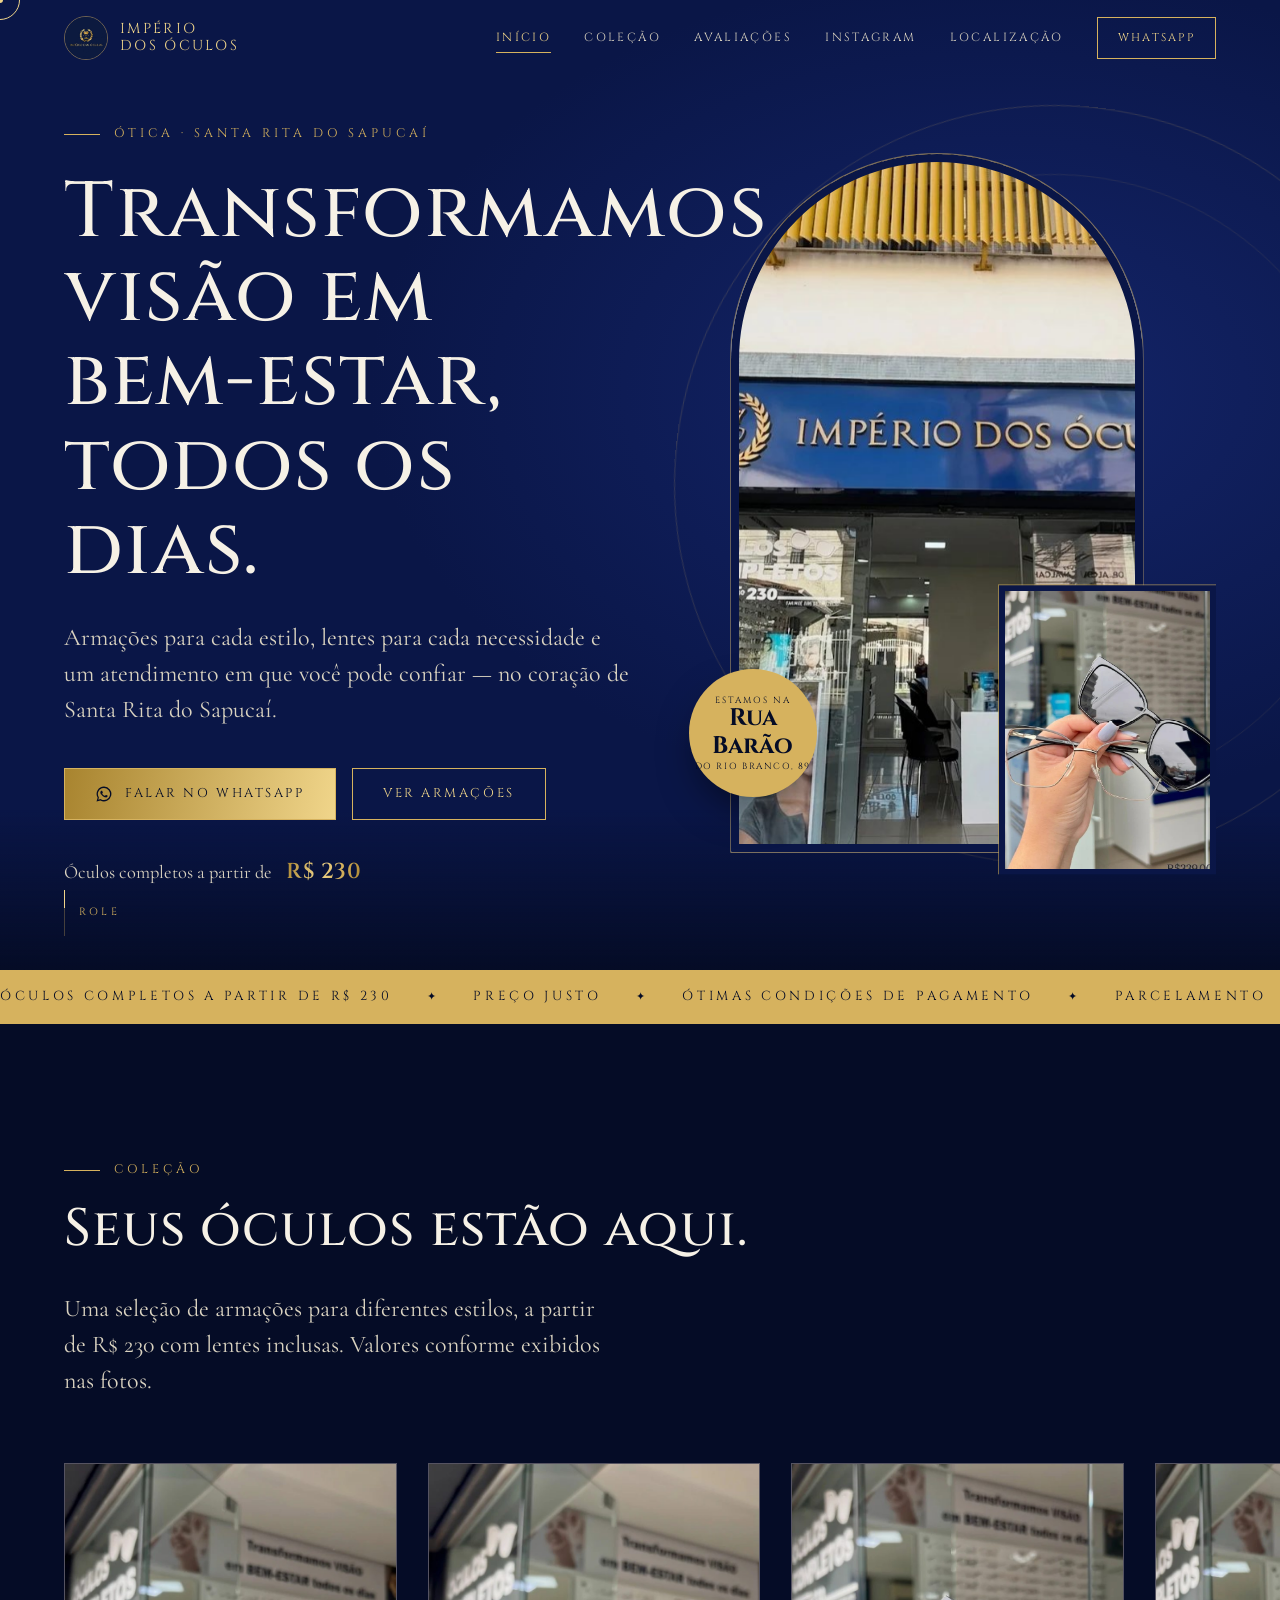
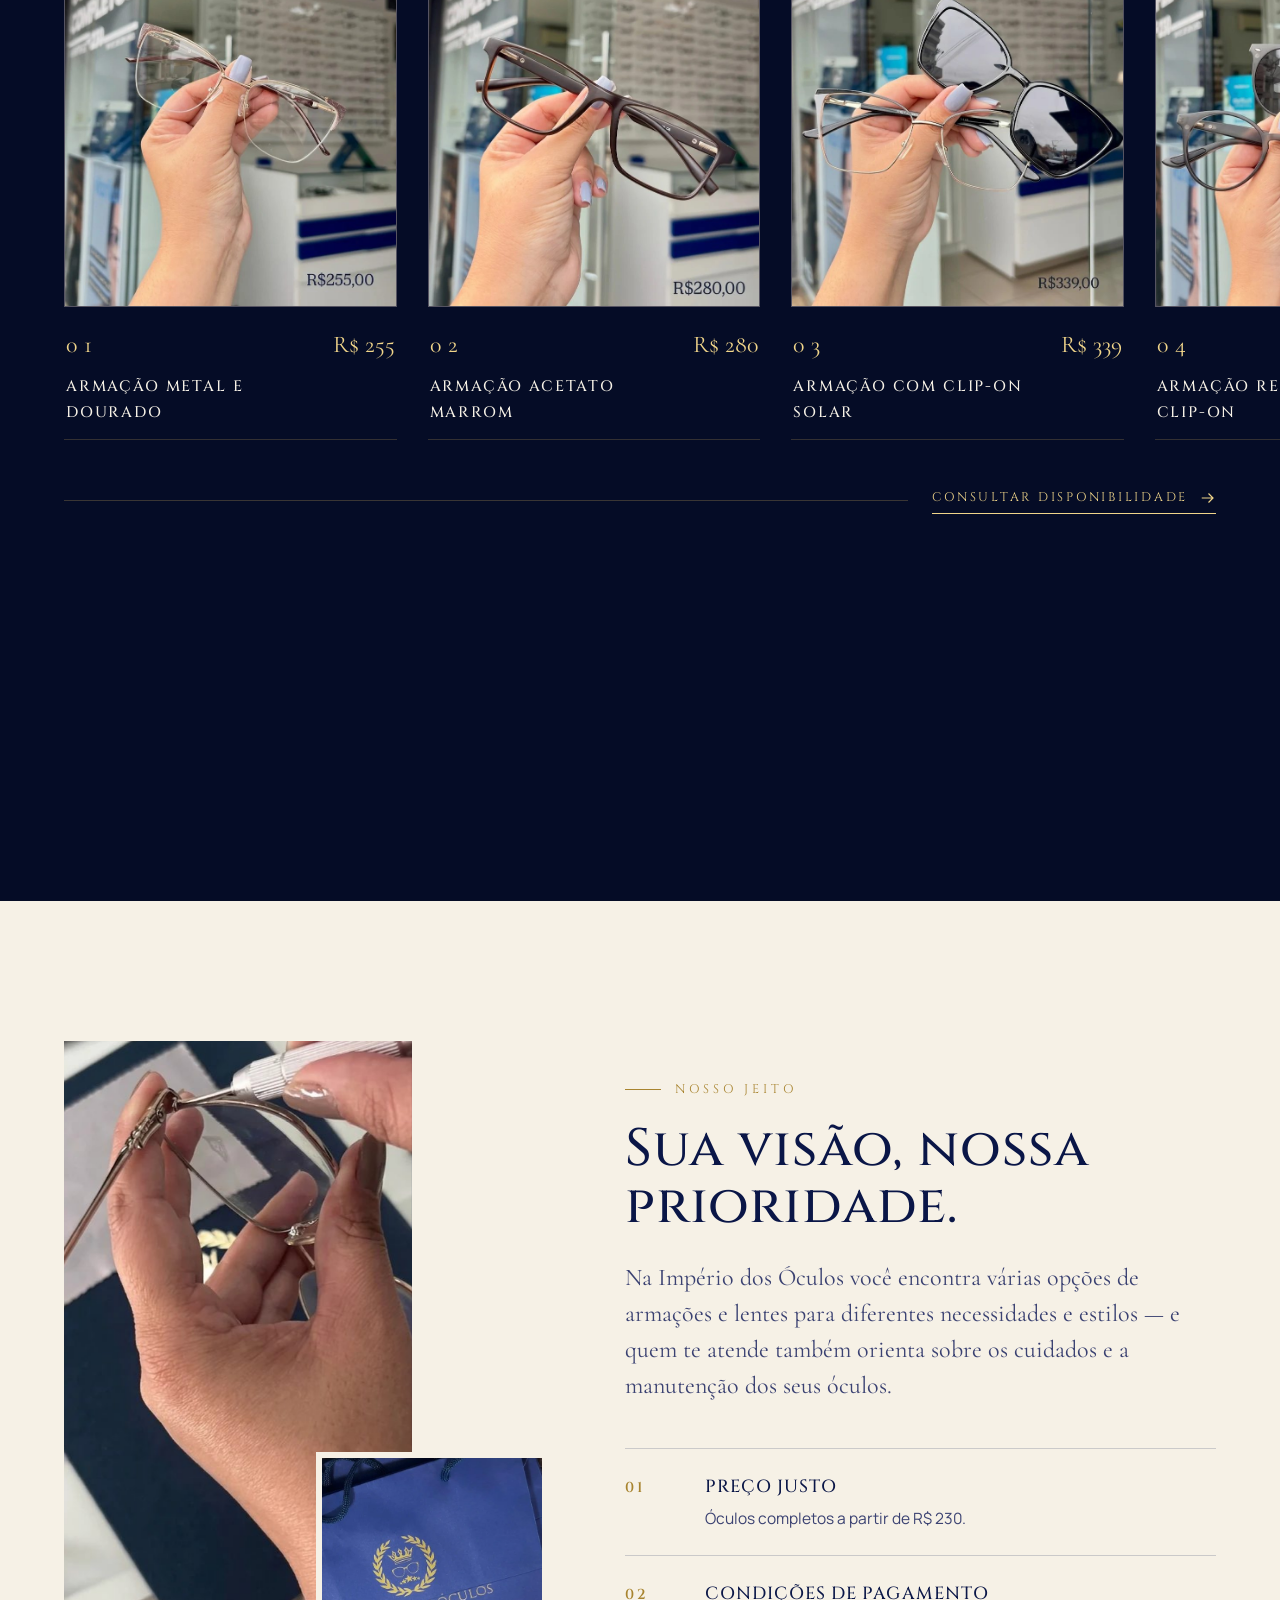
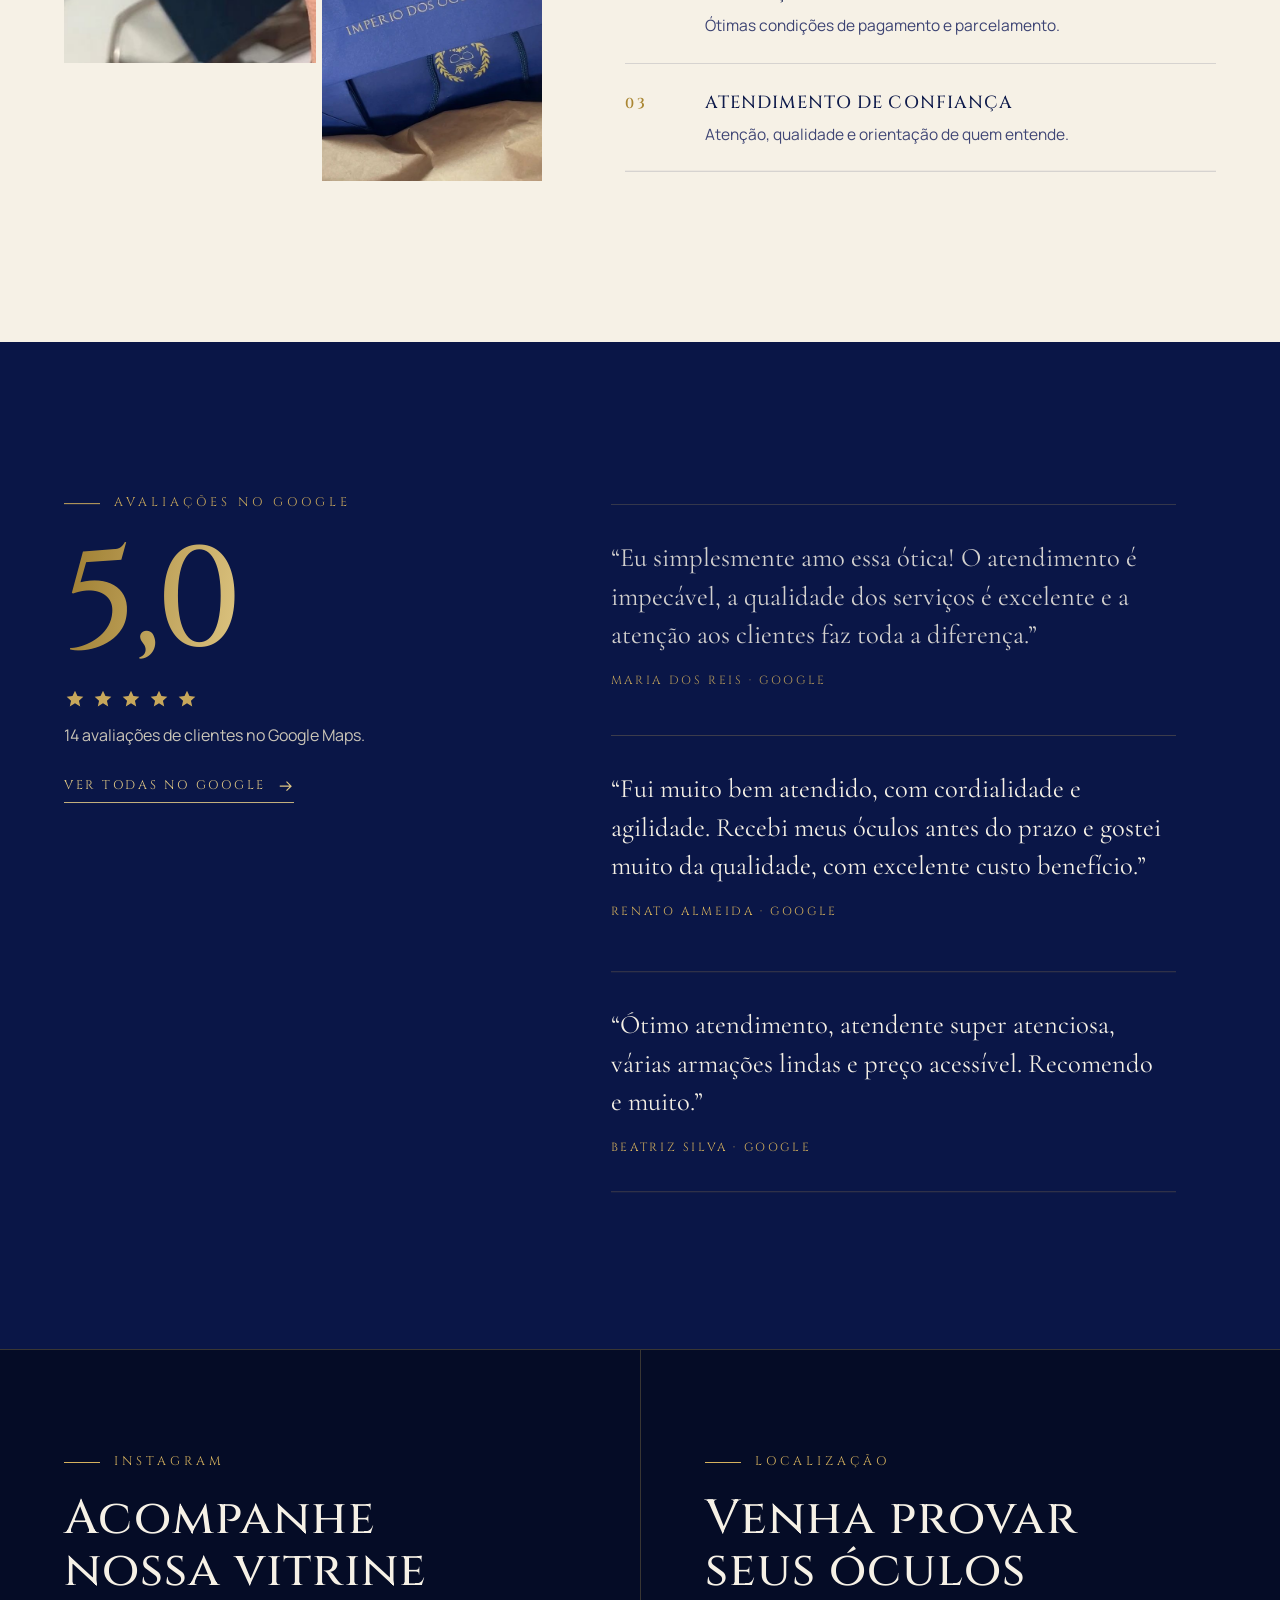
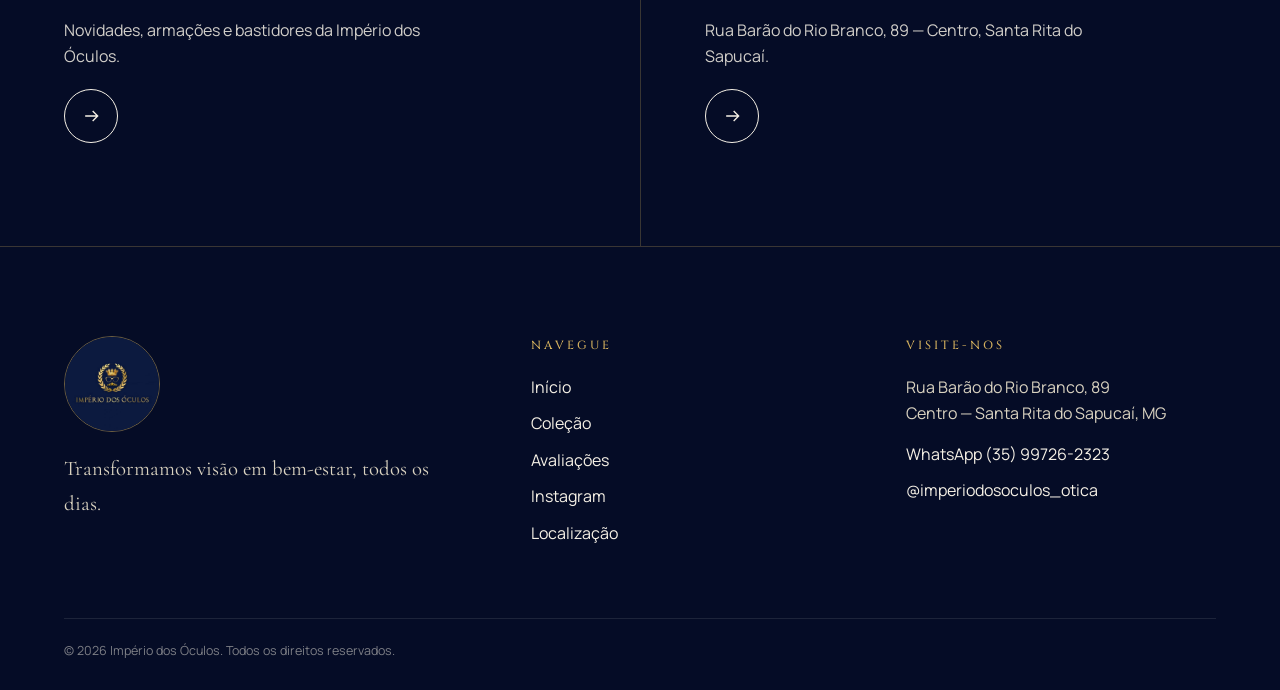
<file: index.html>
<!doctype html>
<html lang="pt-BR">
<head>
<meta charset="utf-8">
<meta name="viewport" content="width=device-width, initial-scale=1, viewport-fit=cover">
<title>Império dos Óculos | Ótica em Santa Rita do Sapucaí – MG</title>
<meta name="description" content="Império dos Óculos: óculos completos a partir de R$ 230, preço justo, parcelamento e atendimento de confiança em Santa Rita do Sapucaí – MG.">
<meta name="theme-color" content="#0a1647">
<meta property="og:title" content="Império dos Óculos | Ótica em Santa Rita do Sapucaí – MG">
<meta property="og:description" content="Império dos Óculos: óculos completos a partir de R$ 230, preço justo, parcelamento e atendimento de confiança em Santa Rita do Sapucaí – MG.">
<meta property="og:type" content="website">
<meta property="og:image" content="assets/fachada.jpg">
<link rel="icon" href="assets/logo.jpg">
<link rel="preconnect" href="https://fonts.googleapis.com">
<link rel="preconnect" href="https://fonts.gstatic.com" crossorigin>
<link href="https://fonts.googleapis.com/css2?family=Cinzel:wght@400;500;600;700&family=Cormorant+Garamond:ital,wght@0,400;0,500;0,600;1,400&family=Manrope:wght@400;500;600;700&display=swap" rel="stylesheet">
<link rel="stylesheet" href="css/style.css">
<script>document.documentElement.classList.add("js")</script>
</head>
<body data-page="home">
<a class="skip-link" href="#conteudo">Pular para o conteúdo</a>
<div class="progress" aria-hidden="true"></div>
<div class="cursor" aria-hidden="true"><span></span></div>
<div class="cursor-dot" aria-hidden="true"></div>

<header class="header">
  <a class="header__brand" href="index.html" aria-label="Império dos Óculos — página inicial">
    <img src="assets/logo.jpg" alt="Logo Império dos Óculos" width="44" height="44">
    <span>Império<br>dos Óculos</span>
  </a>
  <button class="menu-toggle" aria-expanded="false" aria-controls="nav" aria-label="Abrir menu"><span></span><span></span></button>
  <nav class="nav" id="nav" aria-label="Principal">
    <a href="index.html" aria-current="page">Início</a>
    <a href="index.html#colecao">Coleção</a>
    <a href="index.html#avaliacoes">Avaliações</a>
    <a href="instagram.html">Instagram</a>
    <a href="localizacao.html">Localização</a>
    <a class="btn" href="https://wa.me/5535997262323?text=Ol%C3%A1!%20Vim%20pelo%20site%20da%20Imp%C3%A9rio%20dos%20%C3%93culos." target="_blank" rel="noopener" data-magnetic>WhatsApp</a>
  </nav>
</header>

<main id="conteudo">

<section class="hero" aria-labelledby="hero-title">
  <div class="hero__ring" aria-hidden="true"></div>
  <div class="hero__content">
    <span class="eyebrow" data-hero-fade>Ótica · Santa Rita do Sapucaí</span>
    <h1 class="display hero__title" id="hero-title" data-split>Transformamos visão em bem-estar, todos os dias.</h1>
    <p class="lead hero__lead" data-hero-fade>Armações para cada estilo, lentes para cada necessidade e um atendimento em que você pode confiar — no coração de Santa Rita do Sapucaí.</p>
    <div class="hero__actions" data-hero-fade>
      <a class="btn btn--solid" href="https://wa.me/5535997262323?text=Ol%C3%A1!%20Vim%20pelo%20site%20da%20Imp%C3%A9rio%20dos%20%C3%93culos." target="_blank" rel="noopener" data-magnetic><svg viewBox="0 0 24 24" fill="currentColor" aria-hidden="true"><path d="M12.04 2a9.9 9.9 0 0 0-8.5 14.9L2 22l5.25-1.38A9.9 9.9 0 1 0 12.04 2Zm0 18.1c-1.5 0-2.97-.4-4.25-1.16l-.3-.18-3.1.81.83-3.03-.2-.31A8.1 8.1 0 1 1 12.04 20.1Zm4.45-6.06c-.24-.12-1.44-.71-1.66-.79-.22-.08-.39-.12-.55.12-.16.24-.63.79-.77.95-.14.16-.28.18-.52.06a6.6 6.6 0 0 1-1.95-1.2 7.3 7.3 0 0 1-1.35-1.68c-.14-.24-.02-.37.1-.49.1-.1.24-.28.36-.42.12-.14.16-.24.24-.4.08-.16.04-.3-.02-.42-.06-.12-.55-1.32-.75-1.8-.2-.47-.4-.4-.55-.41h-.47c-.16 0-.42.06-.64.3-.22.24-.84.82-.84 2s.86 2.32.98 2.48c.12.16 1.69 2.58 4.1 3.62.57.25 1.02.4 1.37.5.58.18 1.1.16 1.51.1.46-.07 1.44-.59 1.64-1.16.2-.57.2-1.06.14-1.16-.06-.1-.22-.16-.46-.28Z"/></svg> Falar no WhatsApp</a>
      <a class="btn" href="#colecao" data-magnetic>Ver armações</a>
    </div>
    <p class="hero__note" data-hero-fade>Óculos completos a partir de <strong class="gold-text">R$ 230</strong></p>
  </div>
  <div class="hero__visual">
    <div class="arch" data-clip data-cursor="Loja"><img src="assets/fachada.jpg" alt="Fachada da Império dos Óculos na Rua Barão do Rio Branco" data-parallax="6" width="765" height="1024" fetchpriority="high"></div>
    <div class="hero__float px" data-float data-clip><img src="assets/armacao-339.jpg" alt="Armação com clip-on solar da coleção" data-parallax="5" width="765" height="1024"></div>
    <div class="hero__badge" data-hero-fade aria-hidden="true"><small>Estamos na</small><b>Rua Barão</b><span>do Rio Branco, 89</span></div>
  </div>
  <div class="scroll-hint" aria-hidden="true"><i></i>Role</div>
</section>

<div class="marquee" aria-hidden="true"><div class="marquee__track"><span class="marquee__item">Óculos completos a partir de R$ 230</span><span class="marquee__item">Preço justo</span><span class="marquee__item">Ótimas condições de pagamento</span><span class="marquee__item">Parcelamento</span><span class="marquee__item">Atendimento de confiança e qualidade</span><span class="marquee__item">Óculos completos a partir de R$ 230</span><span class="marquee__item">Preço justo</span><span class="marquee__item">Ótimas condições de pagamento</span><span class="marquee__item">Parcelamento</span><span class="marquee__item">Atendimento de confiança e qualidade</span></div></div>

<section class="collection" id="colecao" data-hscroll aria-labelledby="col-title">
  <div class="collection__head">
    <div data-reveal>
      <span class="eyebrow">Coleção</span>
      <h2 class="display" id="col-title">Seus óculos estão aqui.</h2>
    </div>
    <p class="lead" data-reveal>Uma seleção de armações para diferentes estilos, a partir de R$ 230 com lentes inclusas. Valores conforme exibidos nas fotos.</p>
  </div>
  <div class="collection__track">
      <article class="piece">
        <div class="piece__frame" data-cursor="Ver"><img src="assets/armacao-255.jpg" alt="Armação metal e dourado — R$ 255" loading="lazy" width="765" height="1024"></div>
        <div class="piece__meta"><div><span class="piece__no">01</span><h3>Armação metal e dourado</h3></div><span>R$ 255</span></div>
      </article>
      <article class="piece">
        <div class="piece__frame" data-cursor="Ver"><img src="assets/armacao-280.jpg" alt="Armação acetato marrom — R$ 280" loading="lazy" width="765" height="1024"></div>
        <div class="piece__meta"><div><span class="piece__no">02</span><h3>Armação acetato marrom</h3></div><span>R$ 280</span></div>
      </article>
      <article class="piece">
        <div class="piece__frame" data-cursor="Ver"><img src="assets/armacao-339.jpg" alt="Armação com clip-on solar — R$ 339" loading="lazy" width="765" height="1024"></div>
        <div class="piece__meta"><div><span class="piece__no">03</span><h3>Armação com clip-on solar</h3></div><span>R$ 339</span></div>
      </article>
      <article class="piece">
        <div class="piece__frame" data-cursor="Ver"><img src="assets/armacao-399.jpg" alt="Armação redonda com clip-on — R$ 399" loading="lazy" width="765" height="1024"></div>
        <div class="piece__meta"><div><span class="piece__no">04</span><h3>Armação redonda com clip-on</h3></div><span>R$ 399</span></div>
      </article>
  </div>
  <div class="collection__foot">
    <div class="collection__bar" aria-hidden="true"><i></i></div>
    <a class="link-arrow" href="https://wa.me/5535997262323?text=Ol%C3%A1!%20Vim%20pelo%20site%20da%20Imp%C3%A9rio%20dos%20%C3%93culos." target="_blank" rel="noopener">Consultar disponibilidade <svg width="18" height="18" viewBox="0 0 24 24" fill="none" stroke="currentColor" stroke-width="1.6" aria-hidden="true"><path d="M5 12h14m-5-6 6 6-6 6"/></svg></a>
  </div>
</section>

<section class="section section--light" id="experiencia" aria-labelledby="exp-title">
  <div class="story">
    <div class="story__media">
      <div class="story__a" data-clip data-cursor="Ajuste"><div class="px" style="position:absolute;inset:0"><img src="assets/atendimento.jpg" alt="Ajuste de armação feito com chave de precisão na ótica" data-parallax="7" loading="lazy" width="765" height="1024"></div></div>
      <div class="story__b" data-clip data-cursor="Marca"><div class="px" style="position:absolute;inset:0"><img src="assets/sacolas.jpg" alt="Sacolas azul-marinho com a marca Império dos Óculos em dourado" data-parallax="6" loading="lazy" width="765" height="1024"></div></div>
    </div>
    <div>
      <span class="eyebrow" data-reveal>Nosso jeito</span>
      <h2 class="display" id="exp-title" data-reveal>Sua visão, nossa prioridade.</h2>
      <p class="lead" data-reveal>Na Império dos Óculos você encontra várias opções de armações e lentes para diferentes necessidades e estilos — e quem te atende também orienta sobre os cuidados e a manutenção dos seus óculos.</p>
      <div class="pillars">
        <div class="pillar" data-reveal><b>01</b><div><h3>Preço justo</h3><p>Óculos completos a partir de R$ 230.</p></div></div>
        <div class="pillar" data-reveal><b>02</b><div><h3>Condições de pagamento</h3><p>Ótimas condições de pagamento e parcelamento.</p></div></div>
        <div class="pillar" data-reveal><b>03</b><div><h3>Atendimento de confiança</h3><p>Atenção, qualidade e orientação de quem entende.</p></div></div>
      </div>
    </div>
  </div>
</section>

<section class="section section--navy" id="avaliacoes" aria-labelledby="rev-title">
  <div class="reviews">
    <div class="score" data-reveal>
      <span class="eyebrow">Avaliações no Google</span>
      <div class="score__num gold-text" id="rev-title" style="margin-top:22px">5,0</div>
      <div class="stars" role="img" aria-label="Nota 5 de 5"><svg viewBox="0 0 24 24" fill="currentColor" aria-hidden="true"><path d="m12 2.8 2.7 5.9 6.4.7-4.8 4.3 1.4 6.3L12 16.6 6.3 20l1.4-6.3L2.9 9.4l6.4-.7L12 2.8Z"/></svg><svg viewBox="0 0 24 24" fill="currentColor" aria-hidden="true"><path d="m12 2.8 2.7 5.9 6.4.7-4.8 4.3 1.4 6.3L12 16.6 6.3 20l1.4-6.3L2.9 9.4l6.4-.7L12 2.8Z"/></svg><svg viewBox="0 0 24 24" fill="currentColor" aria-hidden="true"><path d="m12 2.8 2.7 5.9 6.4.7-4.8 4.3 1.4 6.3L12 16.6 6.3 20l1.4-6.3L2.9 9.4l6.4-.7L12 2.8Z"/></svg><svg viewBox="0 0 24 24" fill="currentColor" aria-hidden="true"><path d="m12 2.8 2.7 5.9 6.4.7-4.8 4.3 1.4 6.3L12 16.6 6.3 20l1.4-6.3L2.9 9.4l6.4-.7L12 2.8Z"/></svg><svg viewBox="0 0 24 24" fill="currentColor" aria-hidden="true"><path d="m12 2.8 2.7 5.9 6.4.7-4.8 4.3 1.4 6.3L12 16.6 6.3 20l1.4-6.3L2.9 9.4l6.4-.7L12 2.8Z"/></svg></div>
      <p>14 avaliações de clientes no Google Maps.</p>
      <a class="link-arrow" href="https://www.google.com/maps/search/?api=1&query=Imp%C3%A9rio+dos+%C3%93culos+R.+Bar%C3%A3o+do+Rio+Branco+89+Centro+Santa+Rita+do+Sapuca%C3%AD+MG" target="_blank" rel="noopener">Ver todas no Google <svg width="18" height="18" viewBox="0 0 24 24" fill="none" stroke="currentColor" stroke-width="1.6" aria-hidden="true"><path d="M5 12h14m-5-6 6 6-6 6"/></svg></a>
    </div>
    <div>
      <figure class="quote" data-reveal>
        <blockquote>“Eu simplesmente amo essa ótica! O atendimento é impecável, a qualidade dos serviços é excelente e a atenção aos clientes faz toda a diferença.”</blockquote>
        <figcaption>Maria dos Reis · Google</figcaption>
      </figure>
      <figure class="quote" data-reveal>
        <blockquote>“Fui muito bem atendido, com cordialidade e agilidade. Recebi meus óculos antes do prazo e gostei muito da qualidade, com excelente custo benefício.”</blockquote>
        <figcaption>Renato Almeida · Google</figcaption>
      </figure>
      <figure class="quote" data-reveal>
        <blockquote>“Ótimo atendimento, atendente super atenciosa, várias armações lindas e preço acessível. Recomendo e muito.”</blockquote>
        <figcaption>Beatriz Silva · Google</figcaption>
      </figure>
    </div>
  </div>
</section>
</main>

<section class="connect" aria-label="Acompanhe e visite">
  <a class="connect__item" href="instagram.html">
    <span class="eyebrow">Instagram</span>
    <h2 class="display">Acompanhe nossa vitrine</h2>
    <p>Novidades, armações e bastidores da Império dos Óculos.</p>
    <span class="connect__arrow"><svg viewBox="0 0 24 24" fill="none" stroke="currentColor" stroke-width="1.6" aria-hidden="true"><path d="M5 12h14m-5-6 6 6-6 6"/></svg></span>
  </a>
  <a class="connect__item" href="localizacao.html">
    <span class="eyebrow">Localização</span>
    <h2 class="display">Venha provar seus óculos</h2>
    <p>Rua Barão do Rio Branco, 89 — Centro, Santa Rita do Sapucaí.</p>
    <span class="connect__arrow"><svg viewBox="0 0 24 24" fill="none" stroke="currentColor" stroke-width="1.6" aria-hidden="true"><path d="M5 12h14m-5-6 6 6-6 6"/></svg></span>
  </a>
</section>

<footer class="footer">
  <div class="footer__grid">
    <div class="footer__brand">
      <img src="assets/logo.jpg" alt="Império dos Óculos" width="96" height="96" loading="lazy">
      <p>Transformamos visão em bem-estar, todos os dias.</p>
    </div>
    <div>
      <h4>Navegue</h4>
      <ul>
        <li><a href="index.html">Início</a></li>
        <li><a href="index.html#colecao">Coleção</a></li>
        <li><a href="index.html#avaliacoes">Avaliações</a></li>
        <li><a href="instagram.html">Instagram</a></li>
        <li><a href="localizacao.html">Localização</a></li>
      </ul>
    </div>
    <div>
      <h4>Visite-nos</h4>
      <address>
        Rua Barão do Rio Branco, 89<br>Centro — Santa Rita do Sapucaí, MG
      </address>
      <ul style="margin-top:14px">
        <li><a href="https://wa.me/5535997262323?text=Ol%C3%A1!%20Vim%20pelo%20site%20da%20Imp%C3%A9rio%20dos%20%C3%93culos." target="_blank" rel="noopener">WhatsApp (35) 99726-2323</a></li>
        <li><a href="https://www.instagram.com/imperiodosoculos_otica/" target="_blank" rel="noopener">@imperiodosoculos_otica</a></li>
      </ul>
    </div>
  </div>
  <div class="footer__bottom">
    <span>© <span data-year>2026</span> Império dos Óculos. Todos os direitos reservados.</span>
    <span></span>
  </div>
</footer>

<a class="wa-fab" href="https://wa.me/5535997262323?text=Ol%C3%A1!%20Vim%20pelo%20site%20da%20Imp%C3%A9rio%20dos%20%C3%93culos." target="_blank" rel="noopener" aria-label="Falar no WhatsApp"><svg viewBox="0 0 24 24" fill="currentColor" aria-hidden="true"><path d="M12.04 2a9.9 9.9 0 0 0-8.5 14.9L2 22l5.25-1.38A9.9 9.9 0 1 0 12.04 2Zm0 18.1c-1.5 0-2.97-.4-4.25-1.16l-.3-.18-3.1.81.83-3.03-.2-.31A8.1 8.1 0 1 1 12.04 20.1Zm4.45-6.06c-.24-.12-1.44-.71-1.66-.79-.22-.08-.39-.12-.55.12-.16.24-.63.79-.77.95-.14.16-.28.18-.52.06a6.6 6.6 0 0 1-1.95-1.2 7.3 7.3 0 0 1-1.35-1.68c-.14-.24-.02-.37.1-.49.1-.1.24-.28.36-.42.12-.14.16-.24.24-.4.08-.16.04-.3-.02-.42-.06-.12-.55-1.32-.75-1.8-.2-.47-.4-.4-.55-.41h-.47c-.16 0-.42.06-.64.3-.22.24-.84.82-.84 2s.86 2.32.98 2.48c.12.16 1.69 2.58 4.1 3.62.57.25 1.02.4 1.37.5.58.18 1.1.16 1.51.1.46-.07 1.44-.59 1.64-1.16.2-.57.2-1.06.14-1.16-.06-.1-.22-.16-.46-.28Z"/></svg></a>

<script src="js/vendor/gsap.min.js" defer></script>
<script src="js/vendor/ScrollTrigger.min.js" defer></script>
<script src="js/vendor/lenis.min.js" defer></script>
<script src="js/main.js" defer></script>
</body>
</html>
</file>
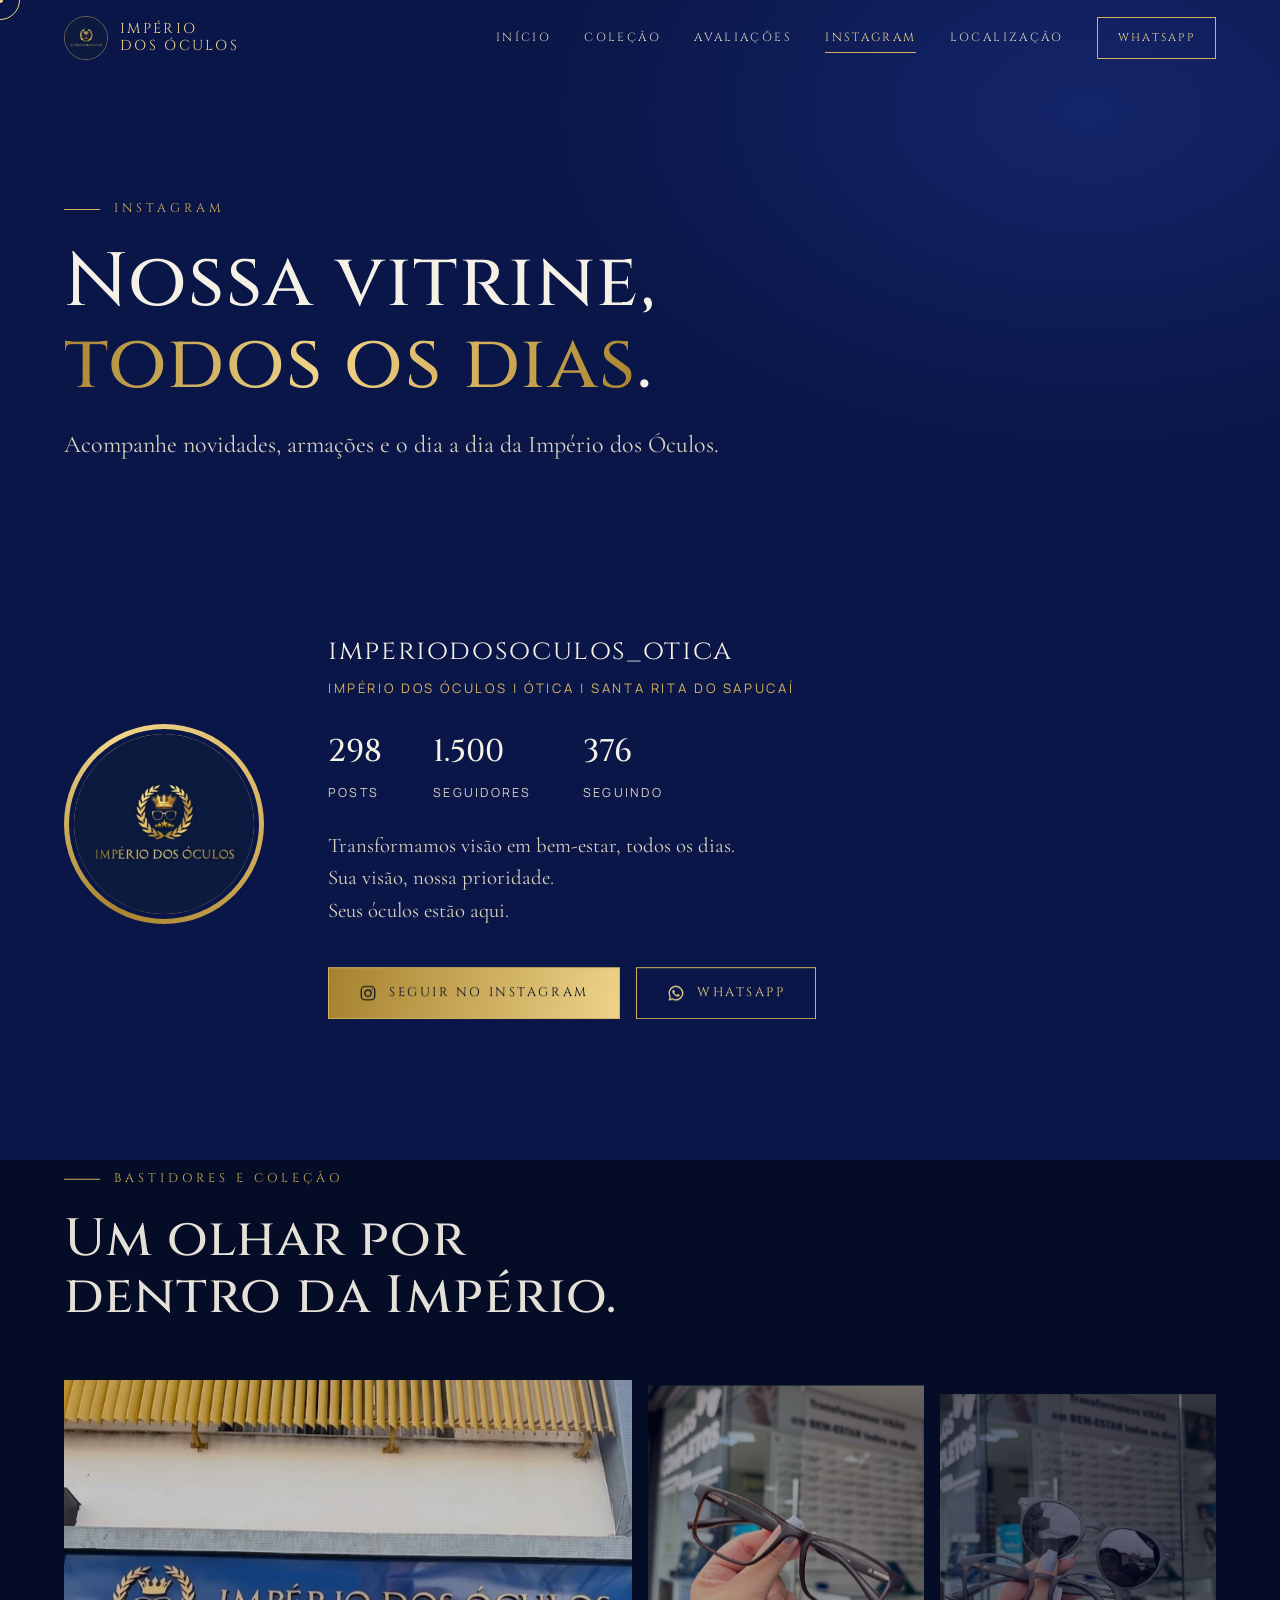
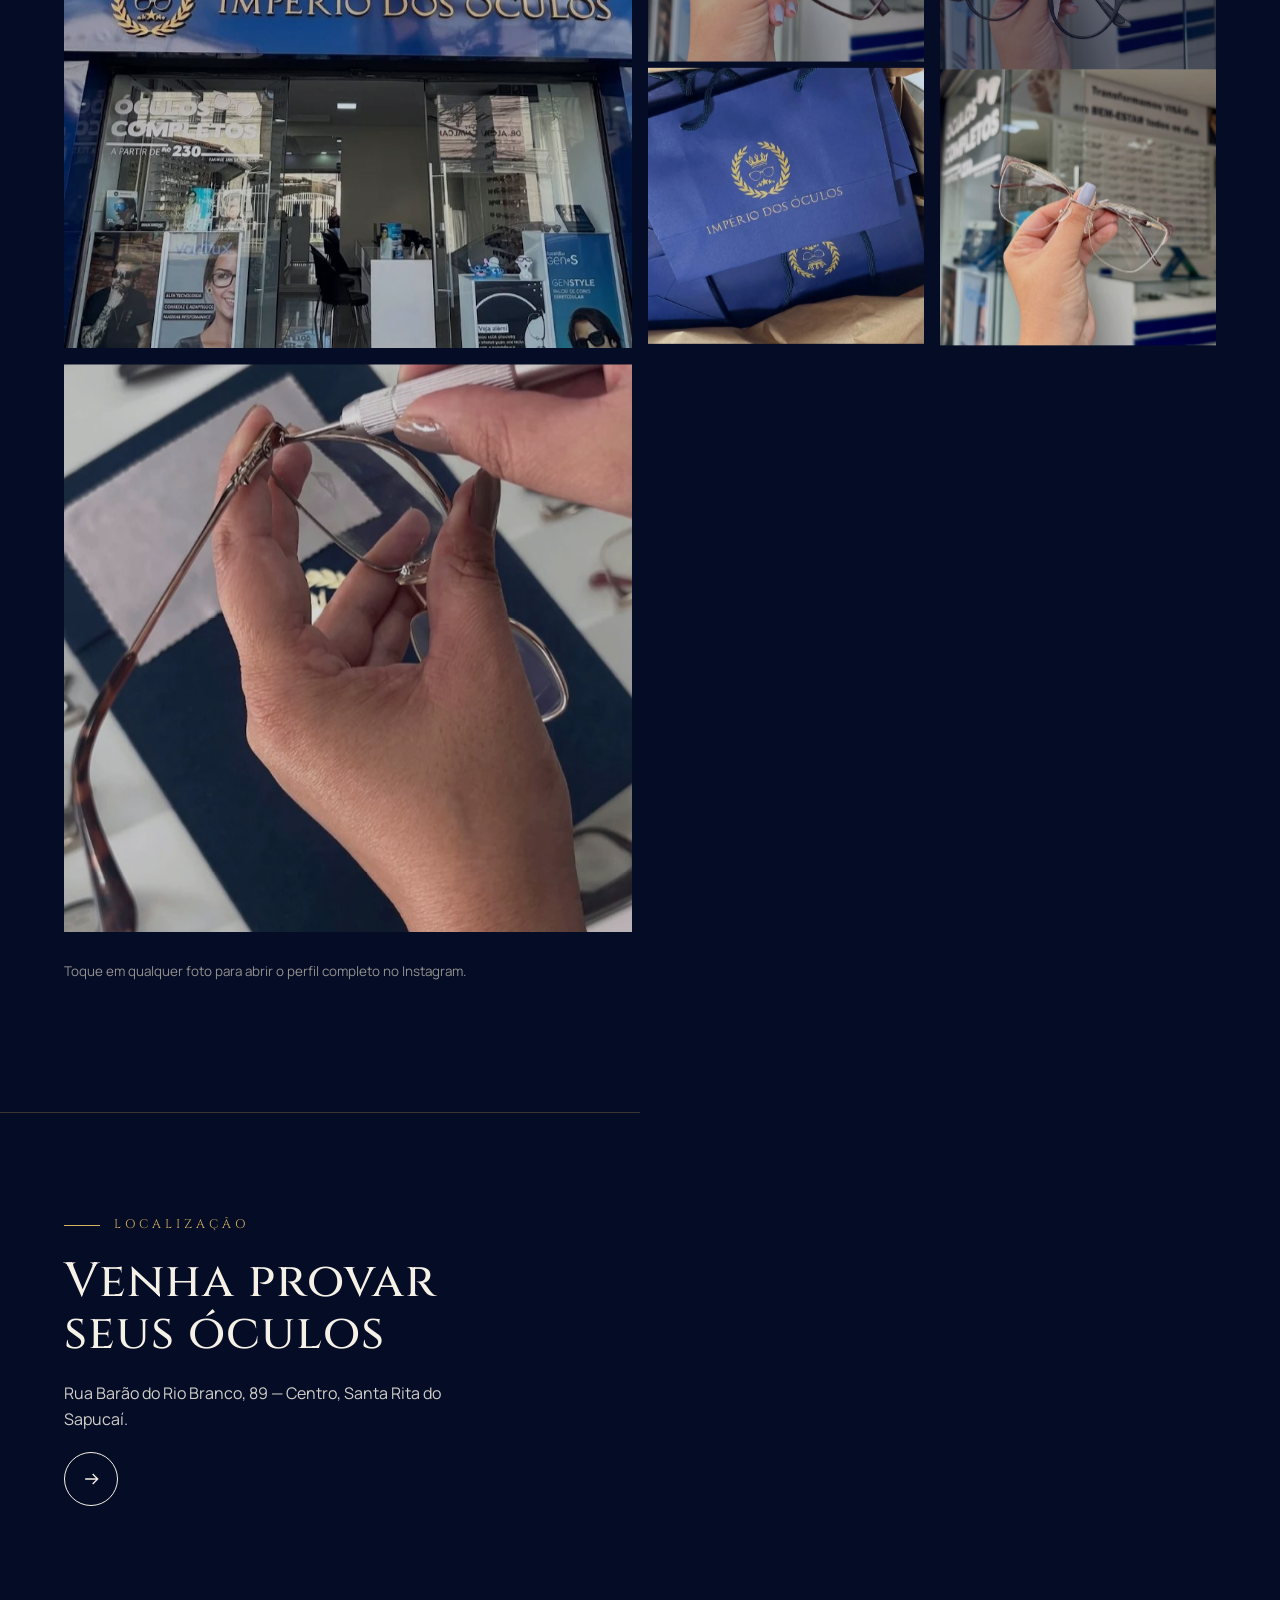
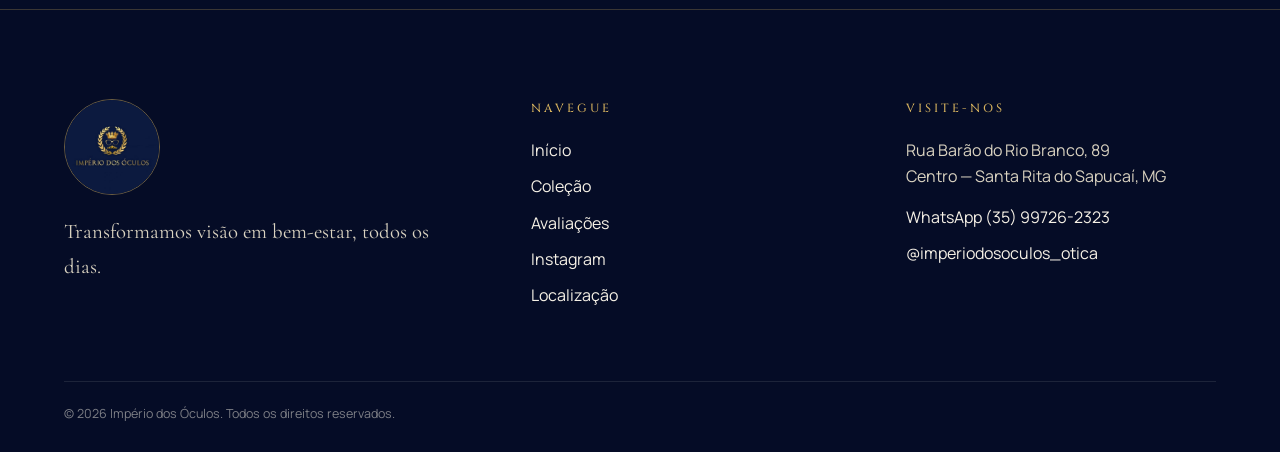
<file: instagram.html>
<!doctype html>
<html lang="pt-BR">
<head>
<meta charset="utf-8">
<meta name="viewport" content="width=device-width, initial-scale=1, viewport-fit=cover">
<title>Instagram | Império dos Óculos</title>
<meta name="description" content="Acompanhe a Império dos Óculos no Instagram: @imperiodosoculos_otica — novidades, armações e bastidores.">
<meta name="theme-color" content="#0a1647">
<meta property="og:title" content="Instagram | Império dos Óculos">
<meta property="og:description" content="Acompanhe a Império dos Óculos no Instagram: @imperiodosoculos_otica — novidades, armações e bastidores.">
<meta property="og:type" content="website">
<meta property="og:image" content="assets/fachada.jpg">
<link rel="icon" href="assets/logo.jpg">
<link rel="preconnect" href="https://fonts.googleapis.com">
<link rel="preconnect" href="https://fonts.gstatic.com" crossorigin>
<link href="https://fonts.googleapis.com/css2?family=Cinzel:wght@400;500;600;700&family=Cormorant+Garamond:ital,wght@0,400;0,500;0,600;1,400&family=Manrope:wght@400;500;600;700&display=swap" rel="stylesheet">
<link rel="stylesheet" href="css/style.css">
<script>document.documentElement.classList.add("js")</script>
</head>
<body data-page="instagram">
<a class="skip-link" href="#conteudo">Pular para o conteúdo</a>
<div class="progress" aria-hidden="true"></div>
<div class="cursor" aria-hidden="true"><span></span></div>
<div class="cursor-dot" aria-hidden="true"></div>

<header class="header">
  <a class="header__brand" href="index.html" aria-label="Império dos Óculos — página inicial">
    <img src="assets/logo.jpg" alt="Logo Império dos Óculos" width="44" height="44">
    <span>Império<br>dos Óculos</span>
  </a>
  <button class="menu-toggle" aria-expanded="false" aria-controls="nav" aria-label="Abrir menu"><span></span><span></span></button>
  <nav class="nav" id="nav" aria-label="Principal">
    <a href="index.html">Início</a>
    <a href="index.html#colecao">Coleção</a>
    <a href="index.html#avaliacoes">Avaliações</a>
    <a href="instagram.html" aria-current="page">Instagram</a>
    <a href="localizacao.html">Localização</a>
    <a class="btn" href="https://wa.me/5535997262323?text=Ol%C3%A1!%20Vim%20pelo%20site%20da%20Imp%C3%A9rio%20dos%20%C3%93culos." target="_blank" rel="noopener" data-magnetic>WhatsApp</a>
  </nav>
</header>

<main id="conteudo">
<section class="page-hero">
  <span class="eyebrow" data-reveal>Instagram</span>
  <h1 class="display" data-reveal>Nossa vitrine, <span class="gold-text">todos os dias</span>.</h1>
  <p class="lead" data-reveal>Acompanhe novidades, armações e o dia a dia da Império dos Óculos.</p>
</section>

<section class="section section--navy" aria-label="Perfil no Instagram" style="padding-top:clamp(50px,6vw,90px)">
  <div class="profile">
    <div class="profile__avatar" data-reveal><img src="assets/logo.jpg" alt="Logo da Império dos Óculos" width="200" height="200"></div>
    <div>
      <p class="profile__handle" data-reveal>imperiodosoculos_otica</p>
      <p class="profile__name" data-reveal>Império dos Óculos | Ótica | Santa Rita do Sapucaí</p>
      <div class="stats" data-reveal>
        <div><b>298</b><span>posts</span></div>
        <div><b>1.500</b><span>seguidores</span></div>
        <div><b>376</b><span>seguindo</span></div>
      </div>
      <p class="bio" data-reveal><span>Transformamos visão em bem-estar, todos os dias.</span><span>Sua visão, nossa prioridade.</span><span>Seus óculos estão aqui.</span></p>
      <div class="hero__actions" data-reveal>
        <a class="btn btn--solid" href="https://www.instagram.com/imperiodosoculos_otica/" target="_blank" rel="noopener" data-magnetic><svg viewBox="0 0 24 24" fill="none" stroke="currentColor" stroke-width="1.6" aria-hidden="true"><rect x="3" y="3" width="18" height="18" rx="5"/><circle cx="12" cy="12" r="4.2"/><circle cx="17.3" cy="6.7" r="1" fill="currentColor" stroke="none"/></svg> Seguir no Instagram</a>
        <a class="btn" href="https://wa.me/5535997262323?text=Ol%C3%A1!%20Vim%20pelo%20site%20da%20Imp%C3%A9rio%20dos%20%C3%93culos." target="_blank" rel="noopener" data-magnetic><svg viewBox="0 0 24 24" fill="currentColor" aria-hidden="true"><path d="M12.04 2a9.9 9.9 0 0 0-8.5 14.9L2 22l5.25-1.38A9.9 9.9 0 1 0 12.04 2Zm0 18.1c-1.5 0-2.97-.4-4.25-1.16l-.3-.18-3.1.81.83-3.03-.2-.31A8.1 8.1 0 1 1 12.04 20.1Zm4.45-6.06c-.24-.12-1.44-.71-1.66-.79-.22-.08-.39-.12-.55.12-.16.24-.63.79-.77.95-.14.16-.28.18-.52.06a6.6 6.6 0 0 1-1.95-1.2 7.3 7.3 0 0 1-1.35-1.68c-.14-.24-.02-.37.1-.49.1-.1.24-.28.36-.42.12-.14.16-.24.24-.4.08-.16.04-.3-.02-.42-.06-.12-.55-1.32-.75-1.8-.2-.47-.4-.4-.55-.41h-.47c-.16 0-.42.06-.64.3-.22.24-.84.82-.84 2s.86 2.32.98 2.48c.12.16 1.69 2.58 4.1 3.62.57.25 1.02.4 1.37.5.58.18 1.1.16 1.51.1.46-.07 1.44-.59 1.64-1.16.2-.57.2-1.06.14-1.16-.06-.1-.22-.16-.46-.28Z"/></svg> WhatsApp</a>
      </div>
    </div>
  </div>
</section>

<section class="section" style="padding-top:0;background:var(--navy-950)" aria-labelledby="feed-title">
  <div class="section__head" style="margin-bottom:clamp(30px,4vw,56px)">
    <span class="eyebrow" data-reveal>Bastidores e coleção</span>
    <h2 class="display" id="feed-title" data-reveal>Um olhar por dentro da Império.</h2>
  </div>
  <div class="feed"><a href="https://www.instagram.com/imperiodosoculos_otica/" target="_blank" rel="noopener" data-cursor="Abrir" data-reveal aria-label="Fachada da Império dos Óculos — abrir o Instagram"><img src="assets/fachada.jpg" alt="Fachada da Império dos Óculos" loading="lazy" width="765" height="1024"></a><a href="https://www.instagram.com/imperiodosoculos_otica/" target="_blank" rel="noopener" data-cursor="Abrir" data-reveal aria-label="Armação acetato marrom — abrir o Instagram"><img src="assets/armacao-280.jpg" alt="Armação acetato marrom" loading="lazy" width="765" height="1024"></a><a href="https://www.instagram.com/imperiodosoculos_otica/" target="_blank" rel="noopener" data-cursor="Abrir" data-reveal aria-label="Armação redonda com clip-on — abrir o Instagram"><img src="assets/armacao-399.jpg" alt="Armação redonda com clip-on" loading="lazy" width="765" height="1024"></a><a href="https://www.instagram.com/imperiodosoculos_otica/" target="_blank" rel="noopener" data-cursor="Abrir" data-reveal aria-label="Sacolas da marca — abrir o Instagram"><img src="assets/sacolas.jpg" alt="Sacolas da marca" loading="lazy" width="765" height="1024"></a><a href="https://www.instagram.com/imperiodosoculos_otica/" target="_blank" rel="noopener" data-cursor="Abrir" data-reveal aria-label="Armação metal e dourado — abrir o Instagram"><img src="assets/armacao-255.jpg" alt="Armação metal e dourado" loading="lazy" width="765" height="1024"></a><a href="https://www.instagram.com/imperiodosoculos_otica/" target="_blank" rel="noopener" data-cursor="Abrir" data-reveal aria-label="Ajuste de armação — abrir o Instagram"><img src="assets/atendimento.jpg" alt="Ajuste de armação" loading="lazy" width="765" height="1024"></a></div>
  <p class="feed__cap" data-reveal>Toque em qualquer foto para abrir o perfil completo no Instagram.</p>
</section>
</main>

<section class="connect" aria-label="Acompanhe e visite">
  
  <a class="connect__item" href="localizacao.html">
    <span class="eyebrow">Localização</span>
    <h2 class="display">Venha provar seus óculos</h2>
    <p>Rua Barão do Rio Branco, 89 — Centro, Santa Rita do Sapucaí.</p>
    <span class="connect__arrow"><svg viewBox="0 0 24 24" fill="none" stroke="currentColor" stroke-width="1.6" aria-hidden="true"><path d="M5 12h14m-5-6 6 6-6 6"/></svg></span>
  </a>
</section>

<footer class="footer">
  <div class="footer__grid">
    <div class="footer__brand">
      <img src="assets/logo.jpg" alt="Império dos Óculos" width="96" height="96" loading="lazy">
      <p>Transformamos visão em bem-estar, todos os dias.</p>
    </div>
    <div>
      <h4>Navegue</h4>
      <ul>
        <li><a href="index.html">Início</a></li>
        <li><a href="index.html#colecao">Coleção</a></li>
        <li><a href="index.html#avaliacoes">Avaliações</a></li>
        <li><a href="instagram.html">Instagram</a></li>
        <li><a href="localizacao.html">Localização</a></li>
      </ul>
    </div>
    <div>
      <h4>Visite-nos</h4>
      <address>
        Rua Barão do Rio Branco, 89<br>Centro — Santa Rita do Sapucaí, MG
      </address>
      <ul style="margin-top:14px">
        <li><a href="https://wa.me/5535997262323?text=Ol%C3%A1!%20Vim%20pelo%20site%20da%20Imp%C3%A9rio%20dos%20%C3%93culos." target="_blank" rel="noopener">WhatsApp (35) 99726-2323</a></li>
        <li><a href="https://www.instagram.com/imperiodosoculos_otica/" target="_blank" rel="noopener">@imperiodosoculos_otica</a></li>
      </ul>
    </div>
  </div>
  <div class="footer__bottom">
    <span>© <span data-year>2026</span> Império dos Óculos. Todos os direitos reservados.</span>
    <span></span>
  </div>
</footer>

<a class="wa-fab" href="https://wa.me/5535997262323?text=Ol%C3%A1!%20Vim%20pelo%20site%20da%20Imp%C3%A9rio%20dos%20%C3%93culos." target="_blank" rel="noopener" aria-label="Falar no WhatsApp"><svg viewBox="0 0 24 24" fill="currentColor" aria-hidden="true"><path d="M12.04 2a9.9 9.9 0 0 0-8.5 14.9L2 22l5.25-1.38A9.9 9.9 0 1 0 12.04 2Zm0 18.1c-1.5 0-2.97-.4-4.25-1.16l-.3-.18-3.1.81.83-3.03-.2-.31A8.1 8.1 0 1 1 12.04 20.1Zm4.45-6.06c-.24-.12-1.44-.71-1.66-.79-.22-.08-.39-.12-.55.12-.16.24-.63.79-.77.95-.14.16-.28.18-.52.06a6.6 6.6 0 0 1-1.95-1.2 7.3 7.3 0 0 1-1.35-1.68c-.14-.24-.02-.37.1-.49.1-.1.24-.28.36-.42.12-.14.16-.24.24-.4.08-.16.04-.3-.02-.42-.06-.12-.55-1.32-.75-1.8-.2-.47-.4-.4-.55-.41h-.47c-.16 0-.42.06-.64.3-.22.24-.84.82-.84 2s.86 2.32.98 2.48c.12.16 1.69 2.58 4.1 3.62.57.25 1.02.4 1.37.5.58.18 1.1.16 1.51.1.46-.07 1.44-.59 1.64-1.16.2-.57.2-1.06.14-1.16-.06-.1-.22-.16-.46-.28Z"/></svg></a>

<script src="js/vendor/gsap.min.js" defer></script>
<script src="js/vendor/ScrollTrigger.min.js" defer></script>
<script src="js/vendor/lenis.min.js" defer></script>
<script src="js/main.js" defer></script>
</body>
</html>
</file>
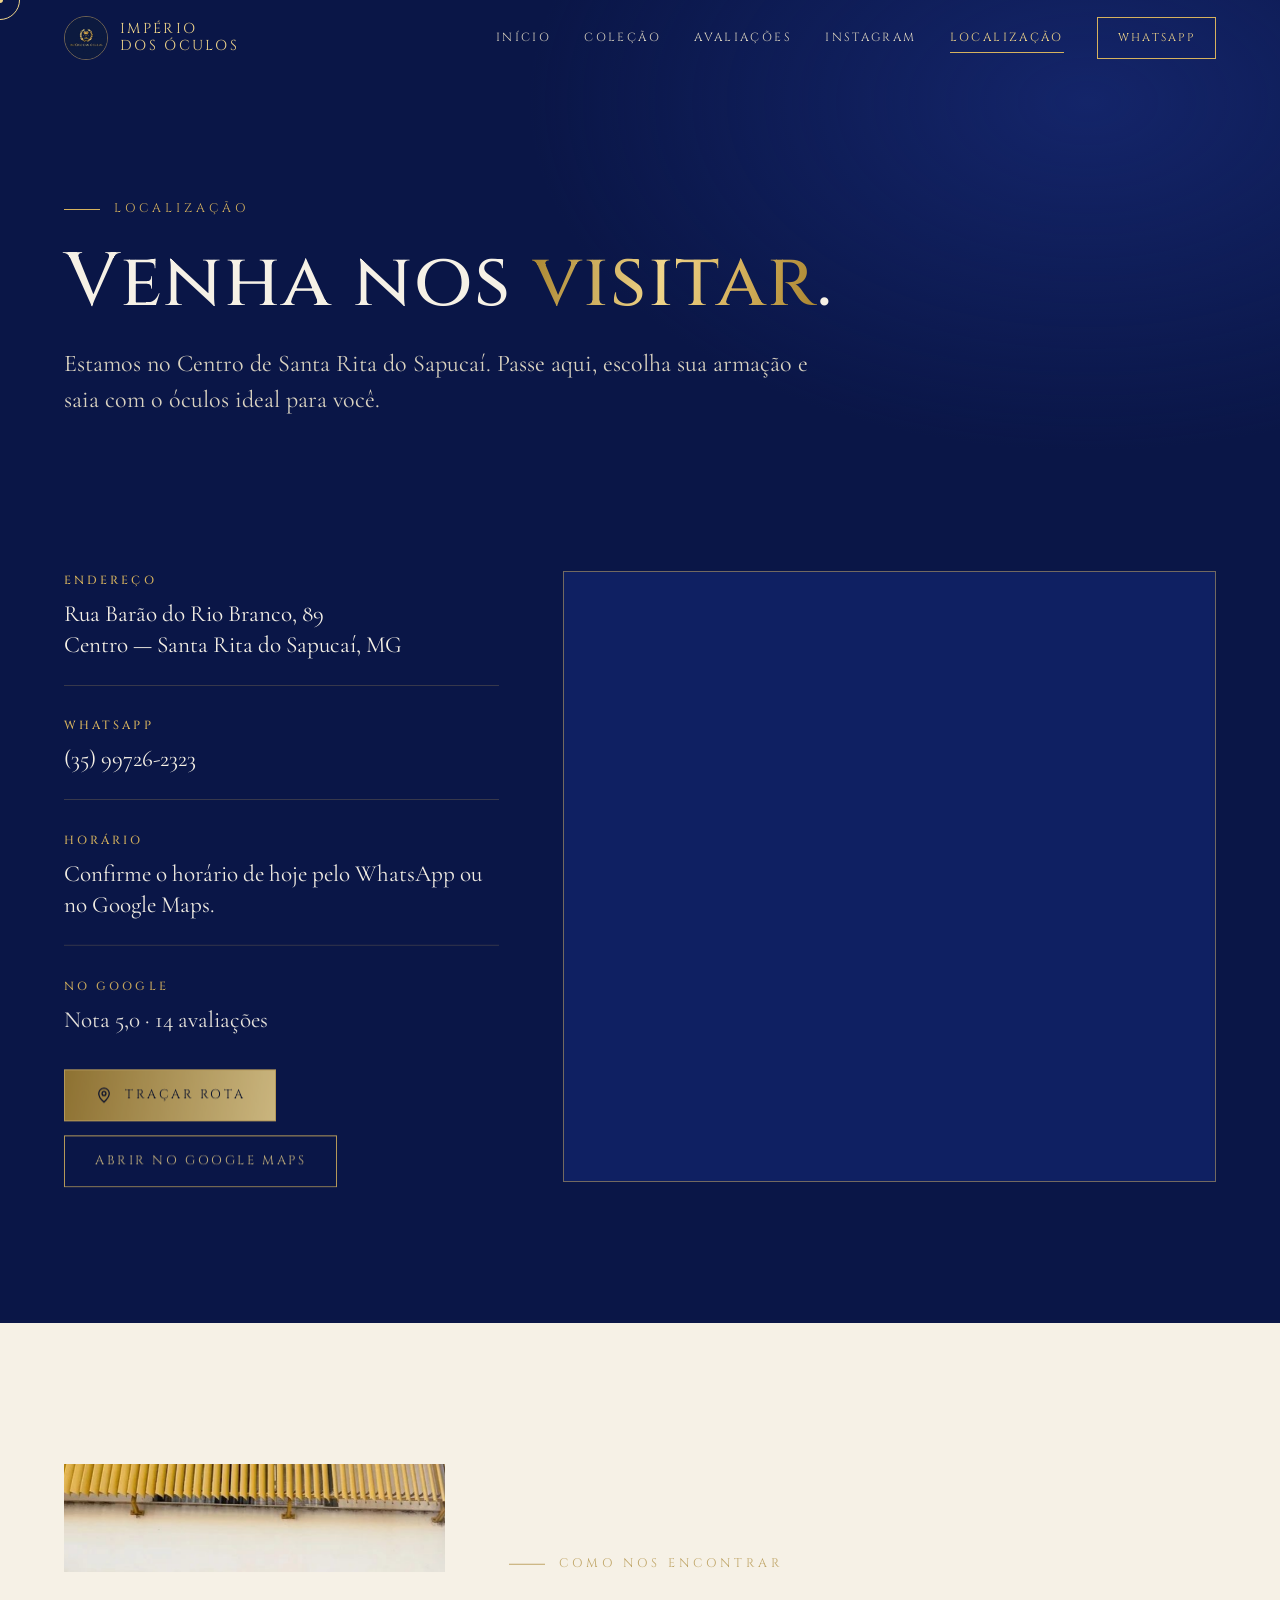
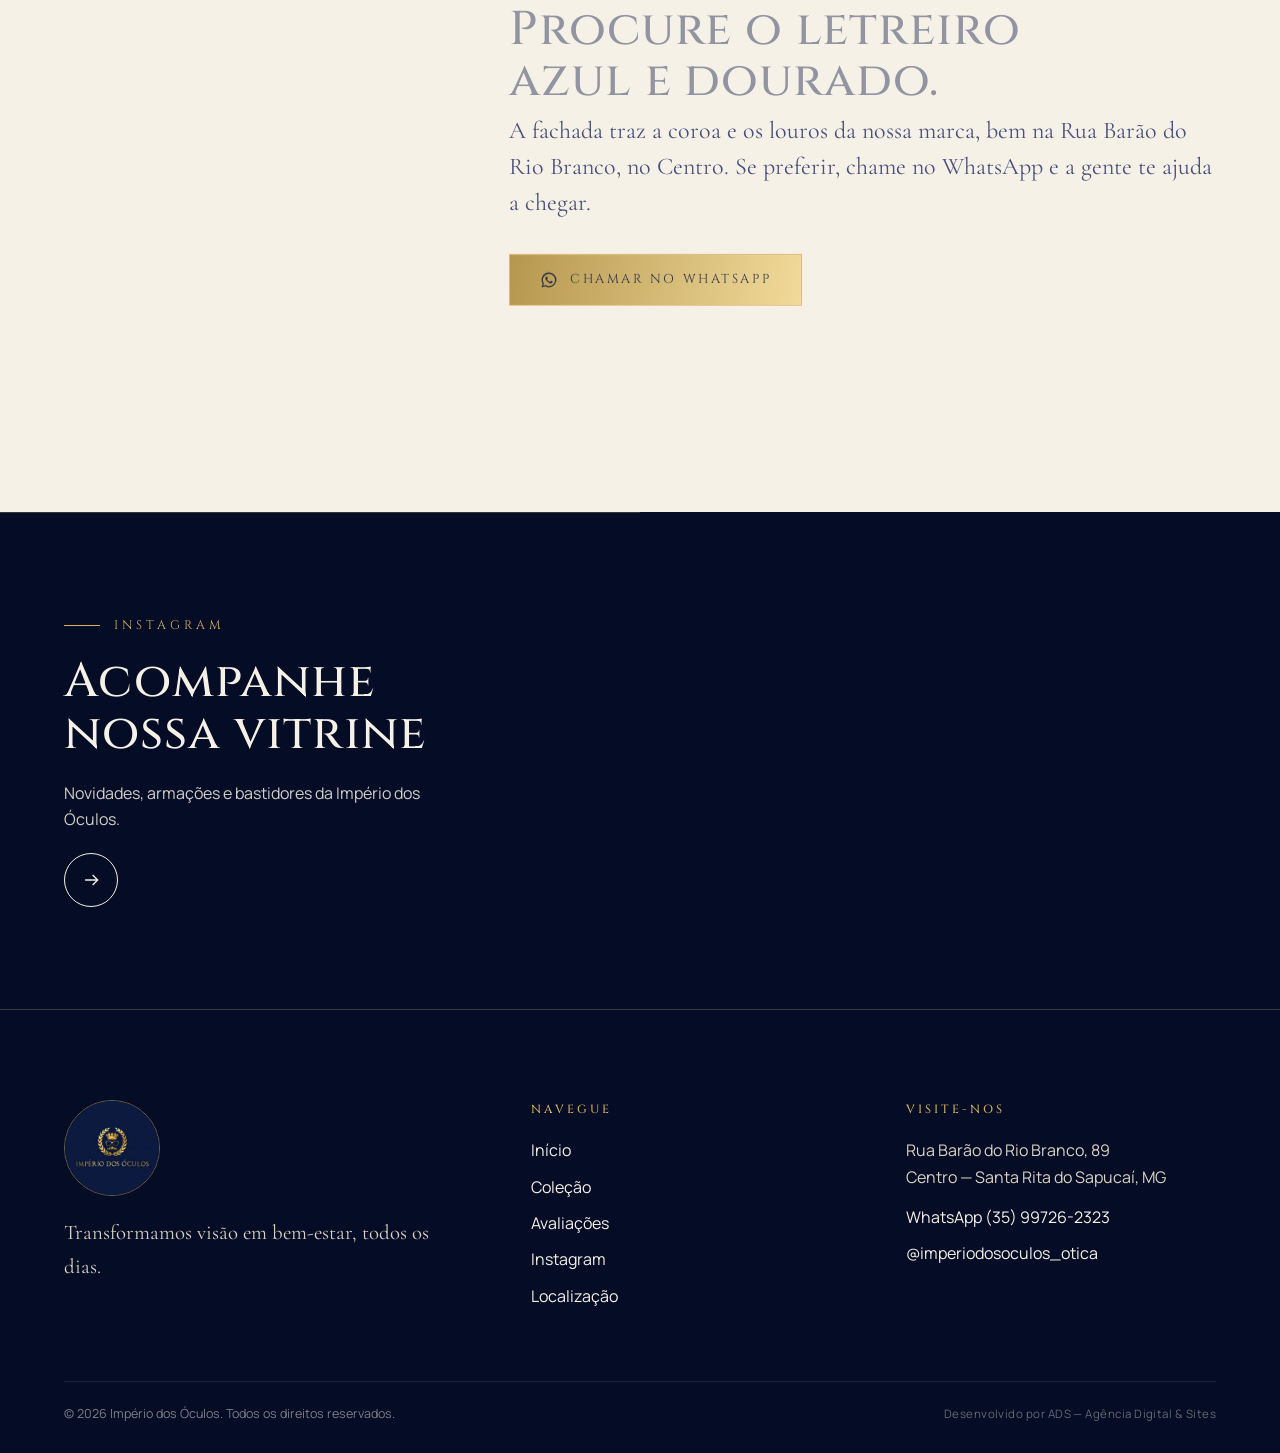
<file: localizacao.html>
<!doctype html>
<html lang="pt-BR">
<head>
<meta charset="utf-8">
<meta name="viewport" content="width=device-width, initial-scale=1, viewport-fit=cover">
<title>Localização | Império dos Óculos – Santa Rita do Sapucaí</title>
<meta name="description" content="Rua Barão do Rio Branco, 89 – Centro, Santa Rita do Sapucaí – MG. Veja no mapa, trace a rota e fale conosco pelo WhatsApp.">
<meta name="theme-color" content="#0a1647">
<meta property="og:title" content="Localização | Império dos Óculos – Santa Rita do Sapucaí">
<meta property="og:description" content="Rua Barão do Rio Branco, 89 – Centro, Santa Rita do Sapucaí – MG. Veja no mapa, trace a rota e fale conosco pelo WhatsApp.">
<meta property="og:type" content="website">
<meta property="og:image" content="assets/fachada.jpg">
<link rel="icon" href="assets/logo.jpg">
<link rel="preconnect" href="https://fonts.googleapis.com">
<link rel="preconnect" href="https://fonts.gstatic.com" crossorigin>
<link href="https://fonts.googleapis.com/css2?family=Cinzel:wght@400;500;600;700&family=Cormorant+Garamond:ital,wght@0,400;0,500;0,600;1,400&family=Manrope:wght@400;500;600;700&display=swap" rel="stylesheet">
<link rel="stylesheet" href="css/style.css">
<script>document.documentElement.classList.add("js")</script>
</head>
<body data-page="local">
<a class="skip-link" href="#conteudo">Pular para o conteúdo</a>
<div class="progress" aria-hidden="true"></div>
<div class="cursor" aria-hidden="true"><span></span></div>
<div class="cursor-dot" aria-hidden="true"></div>

<header class="header">
  <a class="header__brand" href="index.html" aria-label="Império dos Óculos — página inicial">
    <img src="assets/logo.jpg" alt="Logo Império dos Óculos" width="44" height="44">
    <span>Império<br>dos Óculos</span>
  </a>
  <button class="menu-toggle" aria-expanded="false" aria-controls="nav" aria-label="Abrir menu"><span></span><span></span></button>
  <nav class="nav" id="nav" aria-label="Principal">
    <a href="index.html">Início</a>
    <a href="index.html#colecao">Coleção</a>
    <a href="index.html#avaliacoes">Avaliações</a>
    <a href="instagram.html">Instagram</a>
    <a href="localizacao.html" aria-current="page">Localização</a>
    <a class="btn" href="https://wa.me/5535997262323?text=Ol%C3%A1!%20Vim%20pelo%20site%20da%20Imp%C3%A9rio%20dos%20%C3%93culos." target="_blank" rel="noopener" data-magnetic>WhatsApp</a>
  </nav>
</header>

<main id="conteudo">
<section class="page-hero">
  <span class="eyebrow" data-reveal>Localização</span>
  <h1 class="display" data-reveal>Venha nos <span class="gold-text">visitar</span>.</h1>
  <p class="lead" data-reveal>Estamos no Centro de Santa Rita do Sapucaí. Passe aqui, escolha sua armação e saia com o óculos ideal para você.</p>
</section>

<section class="section section--navy" style="padding-top:clamp(40px,5vw,70px)" aria-label="Endereço e mapa">
  <div class="where">
    <div class="where__info">
      <div class="info-row" data-reveal><h3>Endereço</h3><p>Rua Barão do Rio Branco, 89<br>Centro — Santa Rita do Sapucaí, MG</p></div>
      <div class="info-row" data-reveal><h3>WhatsApp</h3><a href="https://wa.me/5535997262323?text=Ol%C3%A1!%20Vim%20pelo%20site%20da%20Imp%C3%A9rio%20dos%20%C3%93culos." target="_blank" rel="noopener">(35) 99726-2323</a></div>
      <div class="info-row" data-reveal><h3>Horário</h3><p>Confirme o horário de hoje pelo WhatsApp ou no Google Maps.</p></div>
      <div class="info-row" data-reveal style="border:0;padding:0"><h3>No Google</h3><p>Nota 5,0 · 14 avaliações</p></div>
      <div class="where__actions" data-reveal>
        <a class="btn btn--solid" href="https://www.google.com/maps/dir/?api=1&destination=Imp%C3%A9rio+dos+%C3%93culos+R.+Bar%C3%A3o+do+Rio+Branco+89+Centro+Santa+Rita+do+Sapuca%C3%AD+MG" target="_blank" rel="noopener" data-magnetic><svg viewBox="0 0 24 24" fill="none" stroke="currentColor" stroke-width="1.6" aria-hidden="true"><path d="M12 21s7-6.2 7-11.5A7 7 0 0 0 5 9.5C5 14.8 12 21 12 21Z"/><circle cx="12" cy="9.5" r="2.6"/></svg> Traçar rota</a>
        <a class="btn" href="https://www.google.com/maps/search/?api=1&query=Imp%C3%A9rio+dos+%C3%93culos+R.+Bar%C3%A3o+do+Rio+Branco+89+Centro+Santa+Rita+do+Sapuca%C3%AD+MG" target="_blank" rel="noopener" data-magnetic>Abrir no Google Maps</a>
      </div>
    </div>
    <div class="map-wrap" data-reveal>
      <iframe title="Mapa: Império dos Óculos, Rua Barão do Rio Branco 89, Santa Rita do Sapucaí" src="https://www.google.com/maps?q=Imp%C3%A9rio+dos+%C3%93culos+R.+Bar%C3%A3o+do+Rio+Branco+89+Centro+Santa+Rita+do+Sapuca%C3%AD+MG&output=embed" loading="lazy" referrerpolicy="no-referrer-when-downgrade" allowfullscreen></iframe>
    </div>
  </div>
</section>

<section class="section section--light" aria-labelledby="fac-title">
  <div class="facade">
    <div class="facade__img px" data-clip data-cursor="Fachada"><img src="assets/fachada.jpg" alt="Fachada azul e dourada da Império dos Óculos" data-parallax="7" loading="lazy" width="765" height="1024"></div>
    <div>
      <span class="eyebrow" data-reveal>Como nos encontrar</span>
      <h2 class="display" id="fac-title" data-reveal>Procure o letreiro azul e dourado.</h2>
      <p class="lead" data-reveal>A fachada traz a coroa e os louros da nossa marca, bem na Rua Barão do Rio Branco, no Centro. Se preferir, chame no WhatsApp e a gente te ajuda a chegar.</p>
      <div data-reveal style="margin-top:30px"><a class="btn btn--solid" style="color:var(--navy-950)" href="https://wa.me/5535997262323?text=Ol%C3%A1!%20Vim%20pelo%20site%20da%20Imp%C3%A9rio%20dos%20%C3%93culos." target="_blank" rel="noopener" data-magnetic><svg viewBox="0 0 24 24" fill="currentColor" aria-hidden="true"><path d="M12.04 2a9.9 9.9 0 0 0-8.5 14.9L2 22l5.25-1.38A9.9 9.9 0 1 0 12.04 2Zm0 18.1c-1.5 0-2.97-.4-4.25-1.16l-.3-.18-3.1.81.83-3.03-.2-.31A8.1 8.1 0 1 1 12.04 20.1Zm4.45-6.06c-.24-.12-1.44-.71-1.66-.79-.22-.08-.39-.12-.55.12-.16.24-.63.79-.77.95-.14.16-.28.18-.52.06a6.6 6.6 0 0 1-1.95-1.2 7.3 7.3 0 0 1-1.35-1.68c-.14-.24-.02-.37.1-.49.1-.1.24-.28.36-.42.12-.14.16-.24.24-.4.08-.16.04-.3-.02-.42-.06-.12-.55-1.32-.75-1.8-.2-.47-.4-.4-.55-.41h-.47c-.16 0-.42.06-.64.3-.22.24-.84.82-.84 2s.86 2.32.98 2.48c.12.16 1.69 2.58 4.1 3.62.57.25 1.02.4 1.37.5.58.18 1.1.16 1.51.1.46-.07 1.44-.59 1.64-1.16.2-.57.2-1.06.14-1.16-.06-.1-.22-.16-.46-.28Z"/></svg> Chamar no WhatsApp</a></div>
    </div>
  </div>
</section>
</main>

<section class="connect" aria-label="Acompanhe e visite">
  <a class="connect__item" href="instagram.html">
    <span class="eyebrow">Instagram</span>
    <h2 class="display">Acompanhe nossa vitrine</h2>
    <p>Novidades, armações e bastidores da Império dos Óculos.</p>
    <span class="connect__arrow"><svg viewBox="0 0 24 24" fill="none" stroke="currentColor" stroke-width="1.6" aria-hidden="true"><path d="M5 12h14m-5-6 6 6-6 6"/></svg></span>
  </a>
  
</section>

<footer class="footer">
  <div class="footer__grid">
    <div class="footer__brand">
      <img src="assets/logo.jpg" alt="Império dos Óculos" width="96" height="96" loading="lazy">
      <p>Transformamos visão em bem-estar, todos os dias.</p>
    </div>
    <div>
      <h4>Navegue</h4>
      <ul>
        <li><a href="index.html">Início</a></li>
        <li><a href="index.html#colecao">Coleção</a></li>
        <li><a href="index.html#avaliacoes">Avaliações</a></li>
        <li><a href="instagram.html">Instagram</a></li>
        <li><a href="localizacao.html">Localização</a></li>
      </ul>
    </div>
    <div>
      <h4>Visite-nos</h4>
      <address>
        Rua Barão do Rio Branco, 89<br>Centro — Santa Rita do Sapucaí, MG
      </address>
      <ul style="margin-top:14px">
        <li><a href="https://wa.me/5535997262323?text=Ol%C3%A1!%20Vim%20pelo%20site%20da%20Imp%C3%A9rio%20dos%20%C3%93culos." target="_blank" rel="noopener">WhatsApp (35) 99726-2323</a></li>
        <li><a href="https://www.instagram.com/imperiodosoculos_otica/" target="_blank" rel="noopener">@imperiodosoculos_otica</a></li>
      </ul>
    </div>
  </div>
  <div class="footer__bottom">
    <span>© <span data-year>2026</span> Império dos Óculos. Todos os direitos reservados.</span>
    <span class="credit">Desenvolvido por ADS — Agência Digital &amp; Sites</span>
  </div>
</footer>

<a class="wa-fab" href="https://wa.me/5535997262323?text=Ol%C3%A1!%20Vim%20pelo%20site%20da%20Imp%C3%A9rio%20dos%20%C3%93culos." target="_blank" rel="noopener" aria-label="Falar no WhatsApp"><svg viewBox="0 0 24 24" fill="currentColor" aria-hidden="true"><path d="M12.04 2a9.9 9.9 0 0 0-8.5 14.9L2 22l5.25-1.38A9.9 9.9 0 1 0 12.04 2Zm0 18.1c-1.5 0-2.97-.4-4.25-1.16l-.3-.18-3.1.81.83-3.03-.2-.31A8.1 8.1 0 1 1 12.04 20.1Zm4.45-6.06c-.24-.12-1.44-.71-1.66-.79-.22-.08-.39-.12-.55.12-.16.24-.63.79-.77.95-.14.16-.28.18-.52.06a6.6 6.6 0 0 1-1.95-1.2 7.3 7.3 0 0 1-1.35-1.68c-.14-.24-.02-.37.1-.49.1-.1.24-.28.36-.42.12-.14.16-.24.24-.4.08-.16.04-.3-.02-.42-.06-.12-.55-1.32-.75-1.8-.2-.47-.4-.4-.55-.41h-.47c-.16 0-.42.06-.64.3-.22.24-.84.82-.84 2s.86 2.32.98 2.48c.12.16 1.69 2.58 4.1 3.62.57.25 1.02.4 1.37.5.58.18 1.1.16 1.51.1.46-.07 1.44-.59 1.64-1.16.2-.57.2-1.06.14-1.16-.06-.1-.22-.16-.46-.28Z"/></svg></a>

<script src="js/vendor/gsap.min.js" defer></script>
<script src="js/vendor/ScrollTrigger.min.js" defer></script>
<script src="js/vendor/lenis.min.js" defer></script>
<script src="js/main.js" defer></script>
</body>
</html>
</file>
<file: css/style.css>
/* Império dos Óculos — identidade: azul-marinho profundo + ouro, tipografia clássica romana */
:root {
  --navy-950: #050c26;
  --navy-900: #0a1647;
  --navy-800: #0f2062;
  --navy-700: #182b78;
  --gold: #d6b25e;
  --gold-light: #f0d58a;
  --gold-dark: #a8842f;
  --cream: #f6f1e6;
  --cream-dim: #d9d2c0;
  --ink: #0a1647;

  --font-display: "Cinzel", "Trajan Pro", Georgia, serif;
  --font-serif: "Cormorant Garamond", Georgia, serif;
  --font-sans: "Manrope", system-ui, -apple-system, "Segoe UI", sans-serif;

  --ease: cubic-bezier(0.22, 1, 0.36, 1);
  --gutter: clamp(20px, 5vw, 72px);
  --header-h: 76px;
}

*,
*::before,
*::after { box-sizing: border-box; }

html { -webkit-text-size-adjust: 100%; }
html.lenis, html.lenis body { height: auto; }
.lenis.lenis-smooth { scroll-behavior: auto !important; }
.lenis.lenis-stopped { overflow: hidden; }

body {
  margin: 0;
  background: var(--navy-950);
  color: var(--cream);
  font-family: var(--font-sans);
  font-size: 1rem;
  line-height: 1.65;
  -webkit-font-smoothing: antialiased;
  overflow-x: hidden;
}

img { display: block; max-width: 100%; }
a { color: inherit; text-decoration: none; }
ul { list-style: none; margin: 0; padding: 0; }
h1, h2, h3, p { margin: 0; }
button { font: inherit; color: inherit; background: none; border: 0; cursor: pointer; }

:focus-visible {
  outline: 2px solid var(--gold-light);
  outline-offset: 4px;
  border-radius: 2px;
}

.skip-link {
  position: fixed; left: 16px; top: -60px; z-index: 200;
  background: var(--gold); color: var(--navy-950);
  padding: 10px 16px; font-weight: 700; transition: top 0.2s;
}
.skip-link:focus { top: 16px; }

/* ---------- tipografia ---------- */
.eyebrow {
  font-family: var(--font-display);
  font-size: 0.78rem;
  letter-spacing: 0.32em;
  text-transform: uppercase;
  color: var(--gold);
  display: inline-flex; align-items: center; gap: 14px;
}
.eyebrow::before {
  content: ""; width: 36px; height: 1px; background: currentColor;
}

.display {
  font-family: var(--font-display);
  font-weight: 500;
  line-height: 1.08;
  letter-spacing: 0.02em;
  text-wrap: balance;
}
.gold-text {
  background: linear-gradient(100deg, var(--gold-dark), var(--gold-light) 45%, var(--gold) 70%, var(--gold-dark));
  -webkit-background-clip: text; background-clip: text;
  color: transparent;
}
.lead {
  font-family: var(--font-serif);
  font-size: clamp(1.2rem, 1.1rem + 0.5vw, 1.55rem);
  line-height: 1.5;
  color: var(--cream-dim);
  text-wrap: pretty;
}

/* ---------- botões ---------- */
.btn {
  position: relative;
  display: inline-flex; align-items: center; justify-content: center; gap: 12px;
  min-height: 52px; padding: 0 30px;
  font-family: var(--font-display);
  font-size: 0.8rem; letter-spacing: 0.2em; text-transform: uppercase;
  border: 1px solid var(--gold);
  color: var(--gold-light);
  overflow: hidden; isolation: isolate;
  transition: color 0.45s var(--ease), border-color 0.45s var(--ease);
  will-change: transform;
}
.btn::before {
  content: ""; position: absolute; inset: 0; z-index: -1;
  background: linear-gradient(100deg, var(--gold-dark), var(--gold-light));
  transform: translateY(101%);
  transition: transform 0.5s var(--ease);
}
.btn:hover, .btn:focus-visible { color: var(--navy-950); }
.btn:hover::before, .btn:focus-visible::before { transform: translateY(0); }
.btn--solid { color: var(--navy-950); }
.btn--solid::before { transform: translateY(0); }
.btn--solid:hover::before { filter: brightness(1.08); }
.btn svg { width: 18px; height: 18px; flex: none; }

.link-arrow {
  display: inline-flex; align-items: center; gap: 10px;
  font-family: var(--font-display); font-size: 0.78rem; letter-spacing: 0.22em; text-transform: uppercase;
  color: var(--gold-light);
  padding-bottom: 6px;
  background: linear-gradient(currentColor, currentColor) left bottom / 100% 1px no-repeat;
  transition: background-size 0.5s var(--ease), gap 0.4s var(--ease);
}
.link-arrow:hover { background-size: 40% 1px; gap: 16px; }

/* ---------- header ---------- */
.header {
  position: fixed; inset: 0 0 auto 0; z-index: 100;
  height: var(--header-h);
  display: flex; align-items: center; justify-content: space-between;
  padding: 0 var(--gutter);
  transition: background 0.5s var(--ease), height 0.5s var(--ease), border-color 0.5s;
  border-bottom: 1px solid transparent;
}
.header.is-scrolled {
  background: rgba(5, 12, 38, 0.88);
  backdrop-filter: blur(14px);
  -webkit-backdrop-filter: blur(14px);
  border-color: rgba(214, 178, 94, 0.18);
  height: 66px;
}
.header__brand { display: flex; align-items: center; gap: 12px; position: relative; z-index: 3; }
.header__brand img { width: 44px; height: 44px; border-radius: 50%; object-fit: cover; border: 1px solid rgba(214,178,94,0.5); }
.header__brand span {
  font-family: var(--font-display); font-size: 0.9rem; letter-spacing: 0.16em; text-transform: uppercase; color: var(--gold-light);
  line-height: 1.15;
}
.nav { display: flex; align-items: center; gap: clamp(20px, 2.6vw, 40px); }
.nav a:not(.btn) {
  position: relative;
  font-family: var(--font-display); font-size: 0.74rem; letter-spacing: 0.2em; text-transform: uppercase;
  color: var(--cream-dim); padding: 8px 0;
  transition: color 0.3s;
}
.nav a:not(.btn)::after {
  content: ""; position: absolute; left: 0; right: 0; bottom: 2px; height: 1px;
  background: var(--gold); transform: scaleX(0); transform-origin: right;
  transition: transform 0.5s var(--ease);
}
.nav a:not(.btn):hover, .nav a[aria-current="page"] { color: var(--gold-light); }
.nav a:not(.btn):hover::after, .nav a[aria-current="page"]::after { transform: scaleX(1); transform-origin: left; }
.nav .btn { min-height: 42px; padding: 0 20px; font-size: 0.7rem; }

.menu-toggle { display: none; position: relative; z-index: 3; width: 48px; height: 48px; }
.menu-toggle span {
  position: absolute; left: 12px; right: 12px; height: 1.5px; background: var(--gold-light);
  transition: transform 0.5s var(--ease), top 0.5s var(--ease), opacity 0.3s;
}
.menu-toggle span:nth-child(1) { top: 18px; }
.menu-toggle span:nth-child(2) { top: 29px; }
.menu-toggle[aria-expanded="true"] span:nth-child(1) { top: 23.5px; transform: rotate(45deg); }
.menu-toggle[aria-expanded="true"] span:nth-child(2) { top: 23.5px; transform: rotate(-45deg); }

.progress {
  position: fixed; top: 0; left: 0; height: 2px; width: 100%; z-index: 120;
  background: linear-gradient(90deg, var(--gold-dark), var(--gold-light));
  transform: scaleX(0); transform-origin: left;
}

/* ---------- hero ---------- */
.hero {
  position: relative;
  min-height: 100svh;
  padding: calc(var(--header-h) + 40px) var(--gutter) 80px;
  display: grid; grid-template-columns: minmax(0, 1.05fr) minmax(0, 0.95fr); align-items: center; gap: clamp(32px, 5vw, 90px);
  background:
    radial-gradient(900px 600px at 78% 40%, rgba(24, 43, 120, 0.7), transparent 70%),
    var(--navy-900);
  overflow: hidden;
}
.hero::after {
  content: ""; position: absolute; inset: auto 0 0 0; height: 160px;
  background: linear-gradient(transparent, var(--navy-950)); pointer-events: none;
}
.hero__ring {
  position: absolute; width: min(70vw, 760px); aspect-ratio: 1; right: -12vw; top: 50%;
  translate: 0 -50%;
  border: 1px solid rgba(214, 178, 94, 0.18); border-radius: 50%; pointer-events: none;
}
.hero__ring::after {
  content: ""; position: absolute; inset: 9%; border: 1px solid rgba(214, 178, 94, 0.1); border-radius: 50%;
}
.hero__content { position: relative; z-index: 2; }
.hero__title {
  font-size: clamp(2.35rem, 1.2rem + 4.6vw, 5.4rem);
  margin: 26px 0 28px;
}
.hero__title .w { display: inline-block; overflow: hidden; vertical-align: top; padding-bottom: 0.08em; margin-bottom: -0.08em; }
.hero__title .w > span { display: inline-block; }
.hero__lead { max-width: 30em; }
.hero__actions { display: flex; flex-wrap: wrap; gap: 16px; margin-top: 40px; }
.hero__note {
  margin-top: 34px; display: flex; align-items: center; gap: 14px;
  font-family: var(--font-serif); font-size: 1.15rem; color: var(--cream-dim);
}
.hero__note strong { font-family: var(--font-display); font-weight: 600; letter-spacing: 0.04em; font-size: 1.35rem; }

.hero__visual { position: relative; z-index: 2; height: min(78vh, 700px); min-height: 460px; }
.arch {
  position: absolute; inset: 0 14% 0 6%;
  border-radius: 999px 999px 6px 6px;
  overflow: hidden;
  border: 1px solid rgba(214, 178, 94, 0.55);
  background: var(--navy-800);
}
.arch::after {
  content: ""; position: absolute; inset: 0; border-radius: inherit;
  box-shadow: inset 0 0 0 8px var(--navy-900); pointer-events: none;
}
.hero__float {
  position: absolute; width: 42%; right: 0; bottom: -4%;
  aspect-ratio: 3 / 4; overflow: hidden;
  border: 6px solid var(--navy-900);
  outline: 1px solid rgba(214, 178, 94, 0.55);
  background: var(--navy-800);
  box-shadow: 0 30px 60px -20px rgba(0, 0, 0, 0.6);
}
.px { position: relative; overflow: hidden; }
.hero__float.px { position: absolute; }
.px img, .arch img {
  position: absolute; left: 0; width: 100%; height: 118%; top: -9%; object-fit: cover;
  will-change: transform;
}
.hero__badge {
  position: absolute; left: -2%; bottom: 8%; z-index: 3;
  width: 128px; height: 128px; border-radius: 50%;
  background: var(--gold); color: var(--navy-950);
  display: grid; place-content: center; text-align: center;
  font-family: var(--font-display); line-height: 1.15;
  box-shadow: 0 18px 40px -12px rgba(0, 0, 0, 0.6);
}
.hero__badge small { font-size: 0.56rem; letter-spacing: 0.22em; text-transform: uppercase; }
.hero__badge b { font-size: 1.5rem; font-weight: 700; }
.hero__badge span { font-size: 0.56rem; letter-spacing: 0.18em; text-transform: uppercase; }

.scroll-hint {
  position: absolute; left: var(--gutter); bottom: 34px; z-index: 3;
  display: flex; align-items: center; gap: 14px;
  font-family: var(--font-display); font-size: 0.66rem; letter-spacing: 0.3em; text-transform: uppercase; color: var(--gold);
}
.scroll-hint i { display: block; width: 1px; height: 46px; background: rgba(214,178,94,0.3); position: relative; overflow: hidden; }
.scroll-hint i::after {
  content: ""; position: absolute; left: 0; top: 0; width: 1px; height: 18px; background: var(--gold-light);
  animation: drip 2.2s var(--ease) infinite;
}
@keyframes drip { 0% { transform: translateY(-20px); } 100% { transform: translateY(50px); } }

/* ---------- marquee ---------- */
.marquee {
  background: var(--gold); color: var(--navy-950);
  overflow: hidden; padding: 16px 0; position: relative; z-index: 3;
}
.marquee__track { display: flex; width: max-content; animation: marquee 38s linear infinite; }
.marquee__item {
  display: flex; align-items: center; gap: 34px; padding-right: 34px;
  font-family: var(--font-display); font-size: 0.82rem; letter-spacing: 0.28em; text-transform: uppercase; white-space: nowrap;
}
.marquee__item::after { content: "✦"; font-size: 0.7rem; }
@keyframes marquee { to { transform: translateX(-50%); } }

/* ---------- seções ---------- */
.section { position: relative; padding: clamp(80px, 11vw, 160px) var(--gutter); }
.section--navy { background: var(--navy-900); }
.section--light { background: var(--cream); color: var(--ink); }
.section--light .lead { color: #3b4272; }
.section--light .eyebrow { color: var(--gold-dark); }
.section__head { max-width: 760px; }
.section__head .display { font-size: clamp(1.9rem, 1.2rem + 2.6vw, 3.4rem); margin: 22px 0 22px; }

/* coleção */
.collection {
  position: relative; background: var(--navy-950);
  padding: clamp(80px, 10vw, 140px) 0 clamp(70px, 9vw, 120px);
  overflow: hidden;
}
.collection__head {
  padding: 0 var(--gutter); display: flex; flex-wrap: wrap; justify-content: space-between; align-items: flex-end; gap: 32px;
  margin-bottom: clamp(34px, 5vw, 64px);
}
.collection__head .display { font-size: clamp(1.9rem, 1.2rem + 2.6vw, 3.4rem); margin-top: 22px; max-width: 14em; }
.collection__head .lead { max-width: 24em; }
.collection__track {
  display: flex; gap: clamp(18px, 2.4vw, 36px);
  padding: 0 var(--gutter); width: max-content;
}
.piece { flex: none; width: clamp(240px, 26vw, 380px); }
.piece__frame {
  aspect-ratio: 3 / 4; overflow: hidden; position: relative;
  border: 1px solid rgba(214, 178, 94, 0.35); background: var(--navy-800);
}
.piece__frame img { width: 100%; height: 100%; object-fit: cover; transition: transform 1.2s var(--ease); }
.piece:hover .piece__frame img { transform: scale(1.06); }
.piece__meta {
  display: flex; justify-content: space-between; align-items: baseline; gap: 16px;
  padding: 18px 2px 0; border-bottom: 1px solid rgba(214,178,94,0.22); padding-bottom: 14px;
}
.piece__meta h3 { font-family: var(--font-display); font-weight: 500; font-size: 0.95rem; letter-spacing: 0.12em; text-transform: uppercase; }
.piece__meta span { font-family: var(--font-serif); font-size: 1.5rem; color: var(--gold-light); white-space: nowrap; }
.piece__no { font-family: var(--font-display); font-size: 0.7rem; letter-spacing: 0.3em; color: var(--gold); margin-bottom: 10px; display: block; }
.collection__foot {
  padding: 0 var(--gutter); margin-top: clamp(30px, 4vw, 48px);
  display: flex; align-items: center; gap: 24px; flex-wrap: wrap;
}
.collection__bar { flex: 1; min-width: 120px; height: 1px; background: rgba(214,178,94,0.25); position: relative; display: none; }
.collection__bar i { position: absolute; inset: -1px 0; background: var(--gold); transform: scaleX(0); transform-origin: left; }
.collection__fine { font-size: 0.82rem; color: var(--cream-dim); opacity: 0.8; }

/* sobre / experiência */
.story { display: grid; grid-template-columns: minmax(0, 0.9fr) minmax(0, 1.1fr); gap: clamp(36px, 6vw, 110px); align-items: center; }
.story__media { position: relative; height: clamp(460px, 62vw, 760px); }
.story__a { position: absolute; left: 0; top: 0; width: 72%; height: 82%; }
.story__b { position: absolute; right: 0; bottom: 0; width: 48%; height: 46%; border: 6px solid var(--cream); }
.story__a, .story__b { overflow: hidden; background: var(--navy-800); }
.story .display { font-size: clamp(1.9rem, 1.2rem + 2.6vw, 3.3rem); margin: 22px 0 24px; }
.pillars { margin-top: 44px; border-top: 1px solid rgba(10,22,71,0.18); }
.pillar {
  display: grid; grid-template-columns: 64px 1fr; gap: 16px; align-items: baseline;
  padding: 24px 0; border-bottom: 1px solid rgba(10,22,71,0.18);
}
.pillar b { font-family: var(--font-display); font-size: 0.9rem; letter-spacing: 0.2em; color: var(--gold-dark); font-weight: 600; }
.pillar h3 { font-family: var(--font-display); font-weight: 500; font-size: 1.1rem; letter-spacing: 0.06em; text-transform: uppercase; margin-bottom: 4px; }
.pillar p { color: #3b4272; font-size: 0.97rem; }

/* avaliações */
.reviews { display: grid; grid-template-columns: minmax(0, 0.8fr) minmax(0, 1.2fr); gap: clamp(36px, 6vw, 110px); align-items: start; }
.score { position: sticky; top: 120px; }
.score__num { font-family: var(--font-display); font-size: clamp(5rem, 4rem + 6vw, 9rem); line-height: 0.95; font-weight: 500; }
.stars { display: flex; gap: 6px; margin: 18px 0 12px; color: var(--gold); }
.stars svg { width: 22px; height: 22px; }
.score p { color: var(--cream-dim); }
.score .link-arrow { margin-top: 28px; }
.quote { padding: 34px 0; border-top: 1px solid rgba(214,178,94,0.25); }
.quote:last-child { border-bottom: 1px solid rgba(214,178,94,0.25); }
.quote blockquote { margin: 0; font-family: var(--font-serif); font-size: clamp(1.25rem, 1.1rem + 0.7vw, 1.75rem); line-height: 1.45; text-wrap: pretty; }
.quote figcaption { margin-top: 16px; font-family: var(--font-display); font-size: 0.74rem; letter-spacing: 0.22em; text-transform: uppercase; color: var(--gold); }
.quote figure { margin: 0; }

/* CTA dupla */
.connect { display: grid; grid-template-columns: 1fr 1fr; background: var(--navy-950); }
.connect__item {
  position: relative; padding: clamp(56px, 8vw, 120px) var(--gutter); overflow: hidden; isolation: isolate;
  display: flex; flex-direction: column; gap: 20px; min-height: 380px; justify-content: flex-end;
  border-top: 1px solid rgba(214,178,94,0.25);
}
.connect__item + .connect__item { border-left: 1px solid rgba(214,178,94,0.25); }
.connect__item::before {
  content: ""; position: absolute; inset: 0; z-index: -1; background: var(--gold);
  transform: translateY(101%); transition: transform 0.7s var(--ease);
}
.connect__item:hover::before { transform: translateY(0); }
.connect__item:hover { color: var(--navy-950); }
.connect__item:hover .eyebrow { color: var(--navy-950); }
.connect__item .display { font-size: clamp(1.8rem, 1.1rem + 2.4vw, 3rem); transition: color 0.4s; }
.connect__item p { max-width: 24em; opacity: 0.85; }
.connect__arrow { width: 54px; height: 54px; border: 1px solid currentColor; border-radius: 50%; display: grid; place-items: center; transition: transform 0.6s var(--ease); }
.connect__arrow svg { width: 20px; height: 20px; }
.connect__item:hover .connect__arrow { transform: rotate(-45deg); }

/* ---------- footer ---------- */
.footer { background: var(--navy-950); border-top: 1px solid rgba(214,178,94,0.25); padding: clamp(56px, 7vw, 96px) var(--gutter) 28px; }
.footer__grid { display: grid; grid-template-columns: 1.3fr 1fr 1fr; gap: clamp(32px, 5vw, 80px); }
.footer__brand img { width: 96px; height: 96px; border-radius: 50%; border: 1px solid rgba(214,178,94,0.5); margin-bottom: 20px; }
.footer__brand p { font-family: var(--font-serif); font-size: 1.3rem; color: var(--cream-dim); max-width: 18em; }
.footer h4 { margin: 0 0 18px; font-family: var(--font-display); font-weight: 500; font-size: 0.74rem; letter-spacing: 0.26em; text-transform: uppercase; color: var(--gold); }
.footer li + li { margin-top: 10px; }
.footer a:hover { color: var(--gold-light); }
.footer address { font-style: normal; color: var(--cream-dim); }
.footer__bottom {
  margin-top: clamp(40px, 6vw, 72px); padding-top: 22px; border-top: 1px solid rgba(246,241,230,0.1);
  display: flex; justify-content: space-between; flex-wrap: wrap; gap: 10px 24px;
  font-size: 0.78rem; color: rgba(246,241,230,0.5);
}
.credit { font-size: 0.72rem; letter-spacing: 0.04em; opacity: 0.8; }
.credit a { text-decoration: underline; text-underline-offset: 3px; text-decoration-color: rgba(246,241,230,0.3); }

/* whatsapp fixo (mobile) */
.wa-fab {
  position: fixed; right: 16px; bottom: 16px; z-index: 90; width: 58px; height: 58px; border-radius: 50%;
  background: var(--gold); color: var(--navy-950); display: none; place-items: center;
  box-shadow: 0 14px 30px -8px rgba(0,0,0,0.6);
}
.wa-fab svg { width: 28px; height: 28px; }

/* ---------- páginas internas ---------- */
.page-hero {
  position: relative; padding: calc(var(--header-h) + clamp(60px, 9vw, 130px)) var(--gutter) clamp(50px, 7vw, 90px);
  background: radial-gradient(800px 500px at 85% 20%, rgba(24,43,120,0.7), transparent 70%), var(--navy-900);
  overflow: hidden;
}
.page-hero .display { font-size: clamp(2.3rem, 1.2rem + 4.4vw, 5rem); margin: 22px 0 22px; }
.page-hero .lead { max-width: 32em; }

/* instagram */
.profile { display: grid; grid-template-columns: auto 1fr; gap: clamp(24px, 5vw, 72px); align-items: center; }
.profile__avatar {
  width: clamp(120px, 16vw, 200px); aspect-ratio: 1; border-radius: 50%; padding: 5px;
  background: conic-gradient(from 210deg, var(--gold-dark), var(--gold-light), var(--gold), var(--gold-dark));
}
.profile__avatar img { width: 100%; height: 100%; border-radius: 50%; object-fit: cover; border: 5px solid var(--navy-900); }
.profile__handle { font-family: var(--font-display); font-size: clamp(1.1rem, 0.9rem + 1vw, 1.7rem); letter-spacing: 0.06em; word-break: break-word; }
.profile__name { color: var(--gold); font-size: 0.82rem; letter-spacing: 0.2em; text-transform: uppercase; margin-top: 4px; }
.stats { display: flex; gap: clamp(22px, 4vw, 56px); margin: 26px 0; }
.stats div b { display: block; font-family: var(--font-display); font-size: clamp(1.3rem, 1rem + 1.2vw, 2rem); font-weight: 500; }
.stats div span { font-size: 0.78rem; letter-spacing: 0.18em; text-transform: uppercase; color: var(--cream-dim); }
.bio { font-family: var(--font-serif); font-size: 1.3rem; line-height: 1.55; color: var(--cream-dim); }
.bio span { display: block; }
.feed { display: grid; grid-template-columns: repeat(4, 1fr); gap: clamp(8px, 1.2vw, 18px); }
.feed a { position: relative; aspect-ratio: 1; overflow: hidden; background: var(--navy-800); display: block; }
.feed a:nth-child(1), .feed a:nth-child(6) { grid-column: span 2; grid-row: span 2; }
.feed img { width: 100%; height: 100%; object-fit: cover; transition: transform 1.2s var(--ease); }
.feed a::after {
  content: ""; position: absolute; inset: 0; background: linear-gradient(transparent 55%, rgba(5,12,38,0.7)); opacity: 0; transition: opacity 0.5s;
}
.feed a:hover img { transform: scale(1.07); }
.feed a:hover::after { opacity: 1; }
.feed__cap { margin-top: 22px; font-size: 0.84rem; color: var(--cream-dim); opacity: 0.8; }

/* localização */
.where { display: grid; grid-template-columns: minmax(0, 0.8fr) minmax(0, 1.2fr); gap: clamp(30px, 5vw, 80px); align-items: stretch; }
.where__info { display: flex; flex-direction: column; gap: 30px; }
.info-row { padding-bottom: 24px; border-bottom: 1px solid rgba(214,178,94,0.22); }
.info-row h3 { font-family: var(--font-display); font-weight: 500; font-size: 0.74rem; letter-spacing: 0.26em; text-transform: uppercase; color: var(--gold); margin-bottom: 8px; }
.info-row p, .info-row a { font-family: var(--font-serif); font-size: 1.45rem; line-height: 1.35; }
.info-row a:hover { color: var(--gold-light); }
.where__actions { display: flex; flex-wrap: wrap; gap: 14px; }
.map-wrap { position: relative; min-height: 460px; border: 1px solid rgba(214,178,94,0.5); overflow: hidden; background: var(--navy-800); }
.map-wrap iframe { position: absolute; inset: 0; width: 100%; height: 100%; border: 0; filter: grayscale(0.25) contrast(1.05); }
.facade { display: grid; grid-template-columns: minmax(0, 0.7fr) minmax(0, 1.3fr); gap: clamp(30px, 5vw, 90px); align-items: center; }
.facade__img { aspect-ratio: 3 / 4; max-height: 760px; width: 100%; }
.facade .display { font-size: clamp(1.8rem, 1.2rem + 2.2vw, 3rem); margin: 22px 0 22px; }
.facade .lead { margin-bottom: 30px; }

/* ---------- cursor ---------- */
.cursor, .cursor-dot { position: fixed; top: 0; left: 0; z-index: 300; pointer-events: none; display: none; }
.has-cursor .cursor, .has-cursor .cursor-dot { display: block; }
.cursor {
  width: 40px; height: 40px; margin: -20px 0 0 -20px; border-radius: 50%;
  border: 1px solid var(--gold-light);
  display: none; place-items: center;
  transition: width 0.45s var(--ease), height 0.45s var(--ease), margin 0.45s var(--ease), background 0.35s, border-color 0.35s, opacity 0.3s;
  mix-blend-mode: normal;
}
.has-cursor .cursor { display: grid; }
.cursor span {
  font-family: var(--font-display); font-size: 0.62rem; letter-spacing: 0.2em; text-transform: uppercase; color: var(--navy-950);
  opacity: 0; transition: opacity 0.3s;
}
.cursor-dot { width: 6px; height: 6px; margin: -3px 0 0 -3px; border-radius: 50%; background: var(--gold-light); }
.cursor.is-hover { width: 64px; height: 64px; margin: -32px 0 0 -32px; background: rgba(214,178,94,0.12); }
.cursor.is-button { width: 76px; height: 76px; margin: -38px 0 0 -38px; background: rgba(214,178,94,0.16); }
.cursor.is-label { width: 96px; height: 96px; margin: -48px 0 0 -48px; background: var(--gold); border-color: var(--gold); }
.cursor.is-label span { opacity: 1; }
.cursor.is-hidden { opacity: 0; }
.has-cursor, .has-cursor a, .has-cursor button { cursor: none; }
.has-cursor input, .has-cursor textarea { cursor: text; }

/* ---------- estados de animação ---------- */
.js [data-reveal] { opacity: 0; transform: translateY(34px); }
.js [data-hero-fade] { opacity: 0; visibility: hidden; }
.js [data-clip] { clip-path: inset(0 0 100% 0); }

/* ---------- responsivo ---------- */
@media (max-width: 960px) {
  :root { --header-h: 68px; }
  .menu-toggle { display: block; }
  .nav {
    position: fixed; inset: 0; z-index: 2; background: var(--navy-950);
    flex-direction: column; justify-content: center; gap: 26px;
    clip-path: circle(0 at calc(100% - 40px) 34px);
    transition: clip-path 0.8s var(--ease); pointer-events: none; visibility: hidden;
  }
  .nav.is-open { clip-path: circle(150% at calc(100% - 40px) 34px); pointer-events: auto; visibility: visible; }
  .nav a:not(.btn) { font-size: 1.05rem; letter-spacing: 0.24em; }
  .nav .btn { min-height: 52px; padding: 0 30px; font-size: 0.78rem; margin-top: 10px; }
  .header__brand span { font-size: 0.78rem; }

  .hero { grid-template-columns: 1fr; padding-top: calc(var(--header-h) + 28px); gap: 44px; min-height: auto; padding-bottom: 90px; }
  .hero__visual { height: 112vw; min-height: 420px; max-height: 620px; order: -1; }
  .hero__title { font-size: clamp(2.1rem, 1.3rem + 5vw, 3.4rem); margin: 20px 0 22px; }
  .hero__badge { width: 104px; height: 104px; left: 0; }
  .hero__badge b { font-size: 1.25rem; }
  .scroll-hint { display: none; }

  /* coleção: scroll nativo horizontal */
  .collection__track { width: auto; overflow-x: auto; scroll-snap-type: x mandatory; scrollbar-width: none; padding-bottom: 6px; }
  .collection__track::-webkit-scrollbar { display: none; }
  .piece { width: 74vw; max-width: 340px; scroll-snap-align: center; }
  .piece:first-child { scroll-margin-left: var(--gutter); }

  .story, .reviews, .where, .facade { grid-template-columns: 1fr; }
  .story__media { height: 118vw; max-height: 620px; }
  .score { position: static; }
  .connect { grid-template-columns: 1fr; }
  .connect__item { min-height: 280px; }
  .connect__item + .connect__item { border-left: 0; }
  .footer__grid { grid-template-columns: 1fr 1fr; }
  .footer__brand { grid-column: 1 / -1; }
  .wa-fab { display: grid; }
  .profile { grid-template-columns: 1fr; justify-items: start; }
  .feed { grid-template-columns: repeat(2, 1fr); }
  .feed a:nth-child(1), .feed a:nth-child(6) { grid-column: span 2; grid-row: span 1; aspect-ratio: 16 / 11; }
  .map-wrap { min-height: 380px; }
  .facade__img { max-height: 520px; }
}

@media (min-width: 961px) {
  .collection__bar { display: block; }
  .collection { min-height: 100vh; display: flex; flex-direction: column; justify-content: center; }
}

@media (max-width: 520px) {
  .hero__actions .btn { width: 100%; }
  .btn { padding: 0 22px; }
  .stats { gap: 22px; }
  .footer__grid { grid-template-columns: 1fr; }
  .where__actions .btn { width: 100%; }
}

@media (prefers-reduced-motion: reduce) {
  *, *::before, *::after { animation-duration: 0.001ms !important; animation-iteration-count: 1 !important; transition-duration: 0.001ms !important; }
  .marquee__track { animation: none; }
  .js [data-reveal], .js [data-hero-fade] { opacity: 1; visibility: visible; transform: none; }
  .js [data-hero-fade] { opacity: 0; visibility: hidden; }
.js [data-clip] { clip-path: none; }
}
</file>
